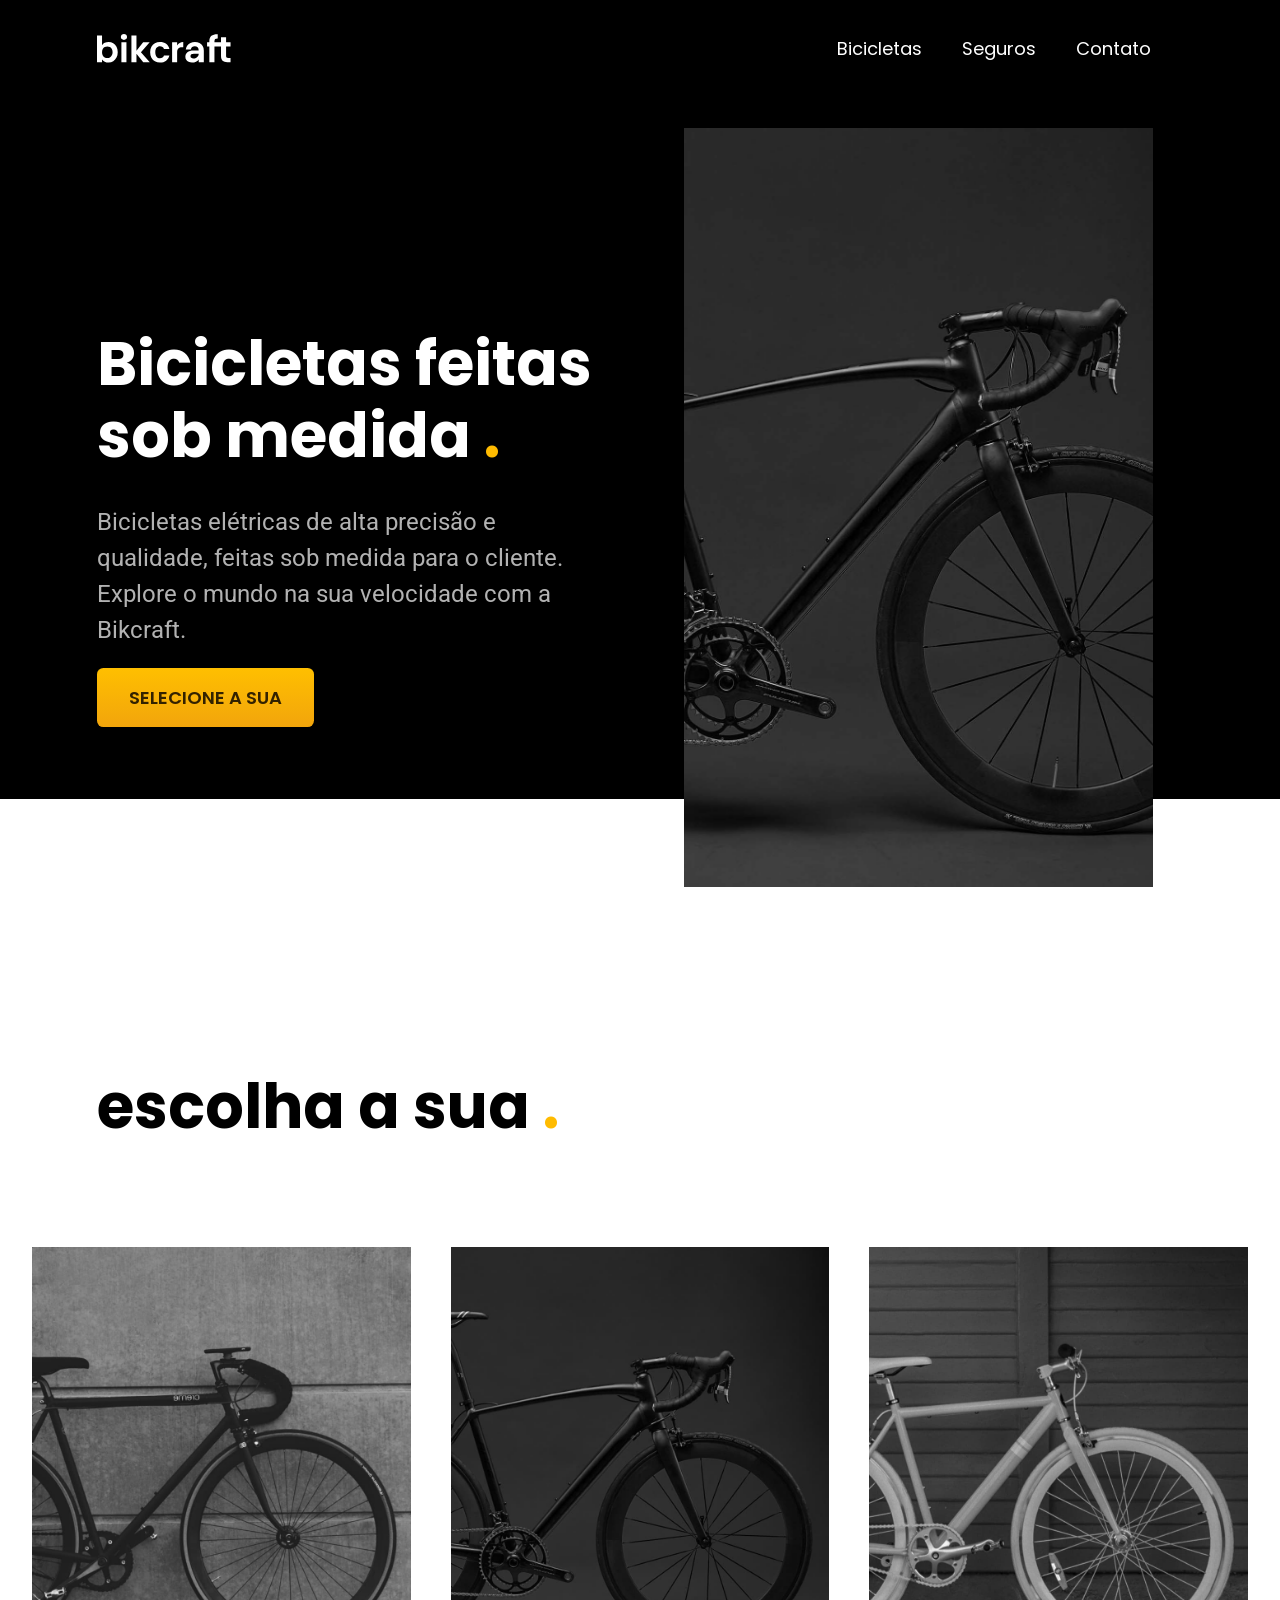
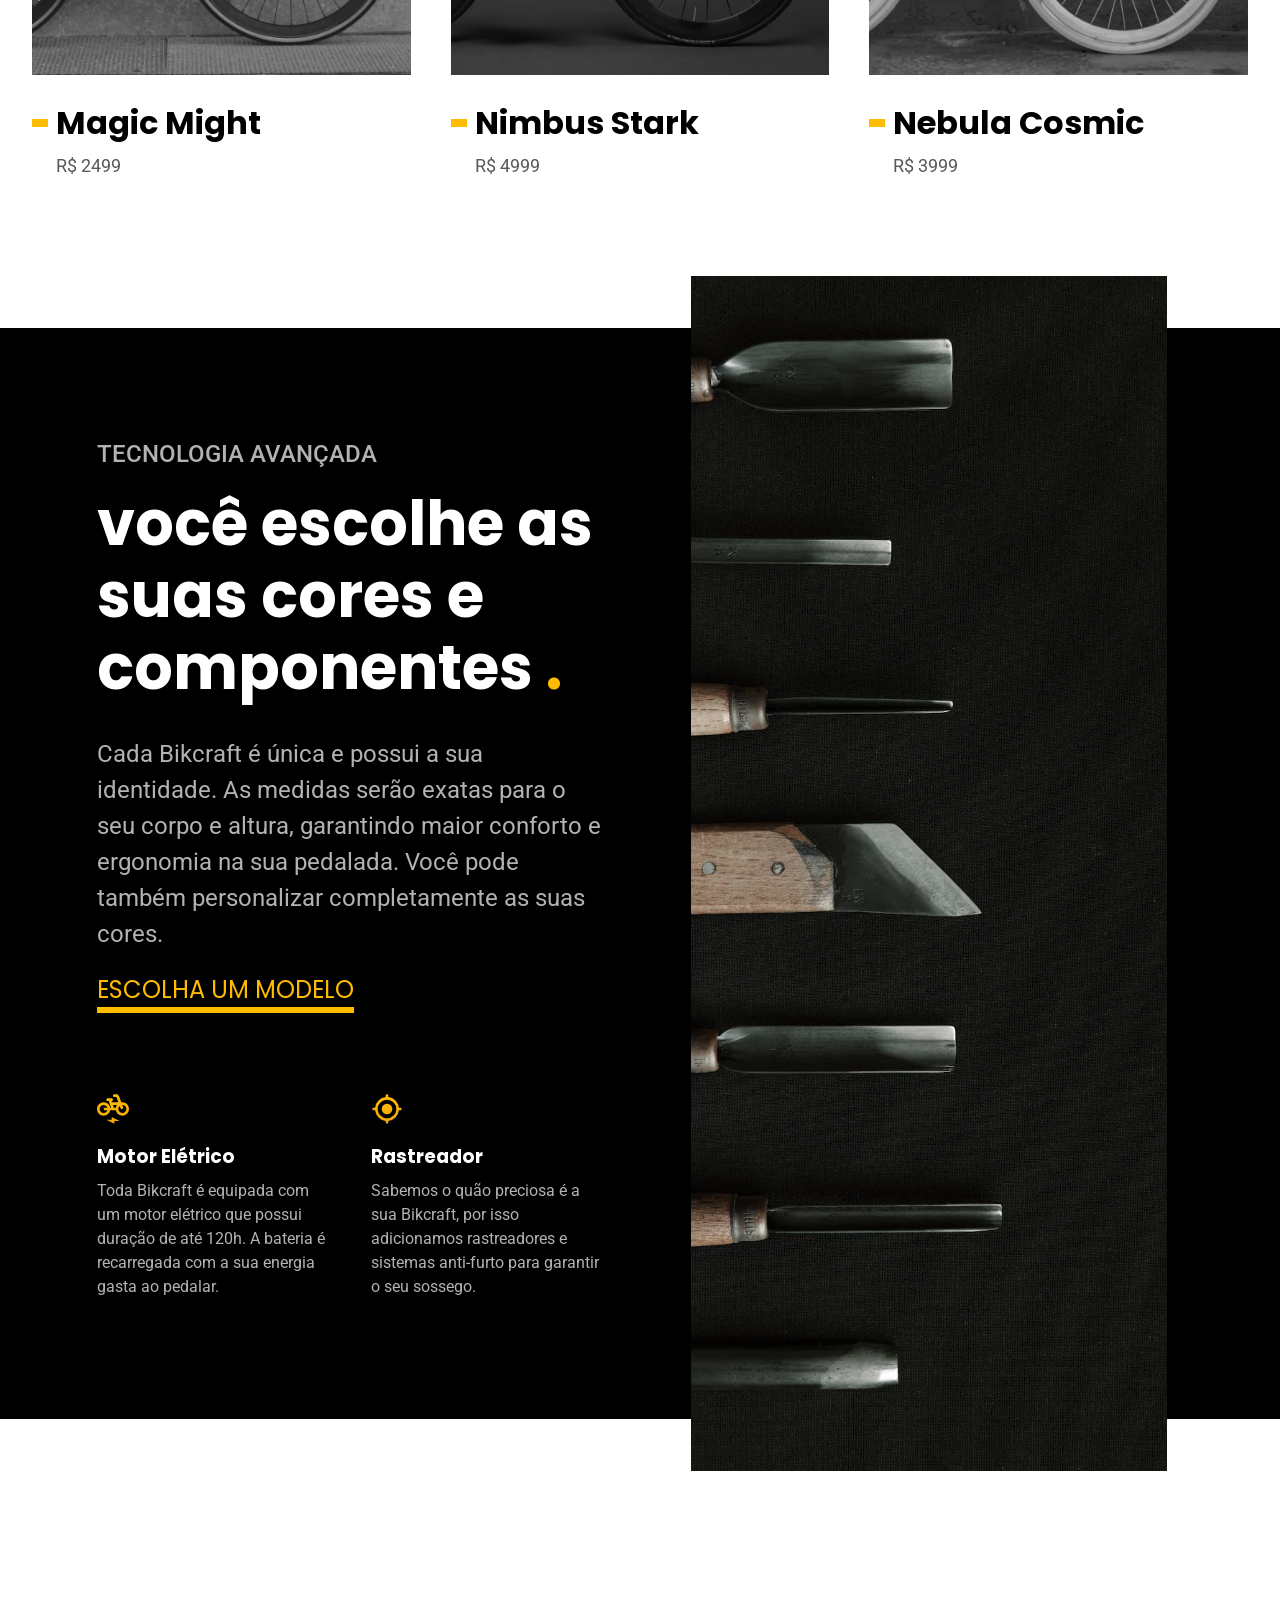
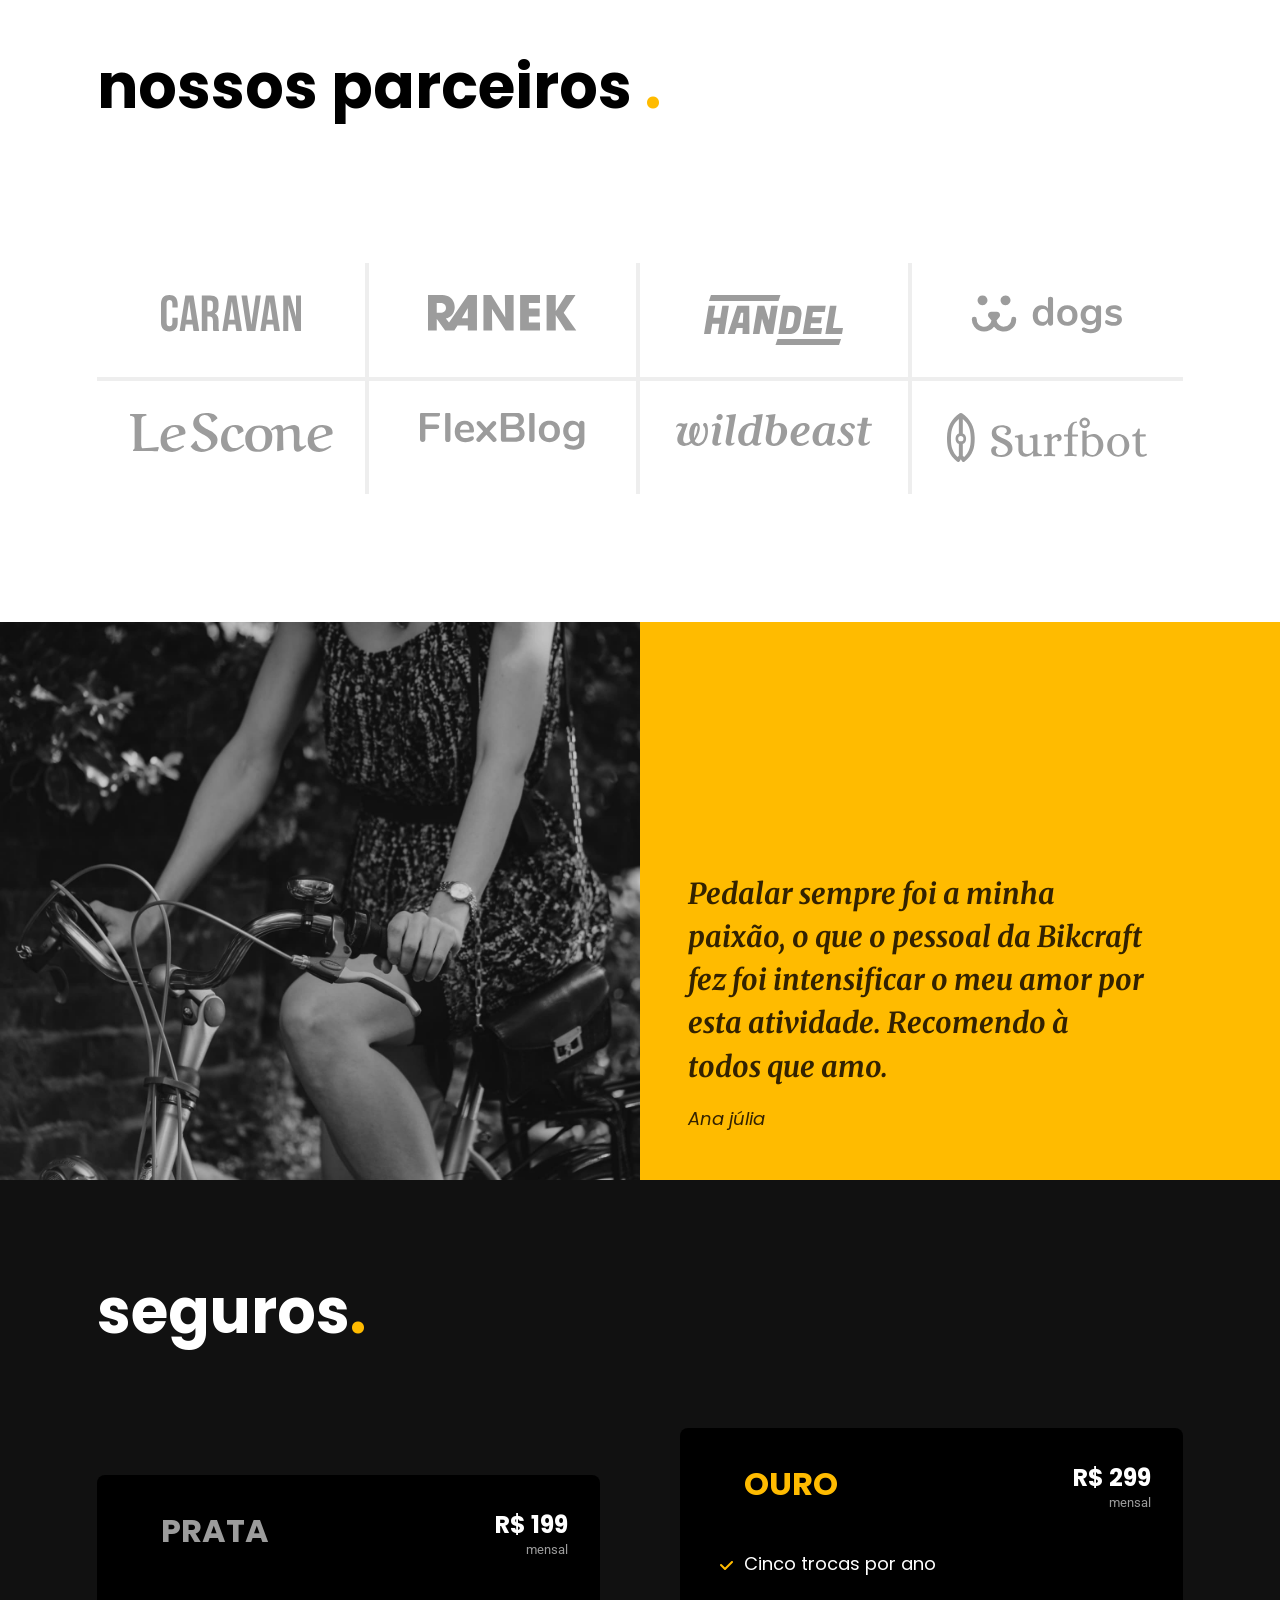
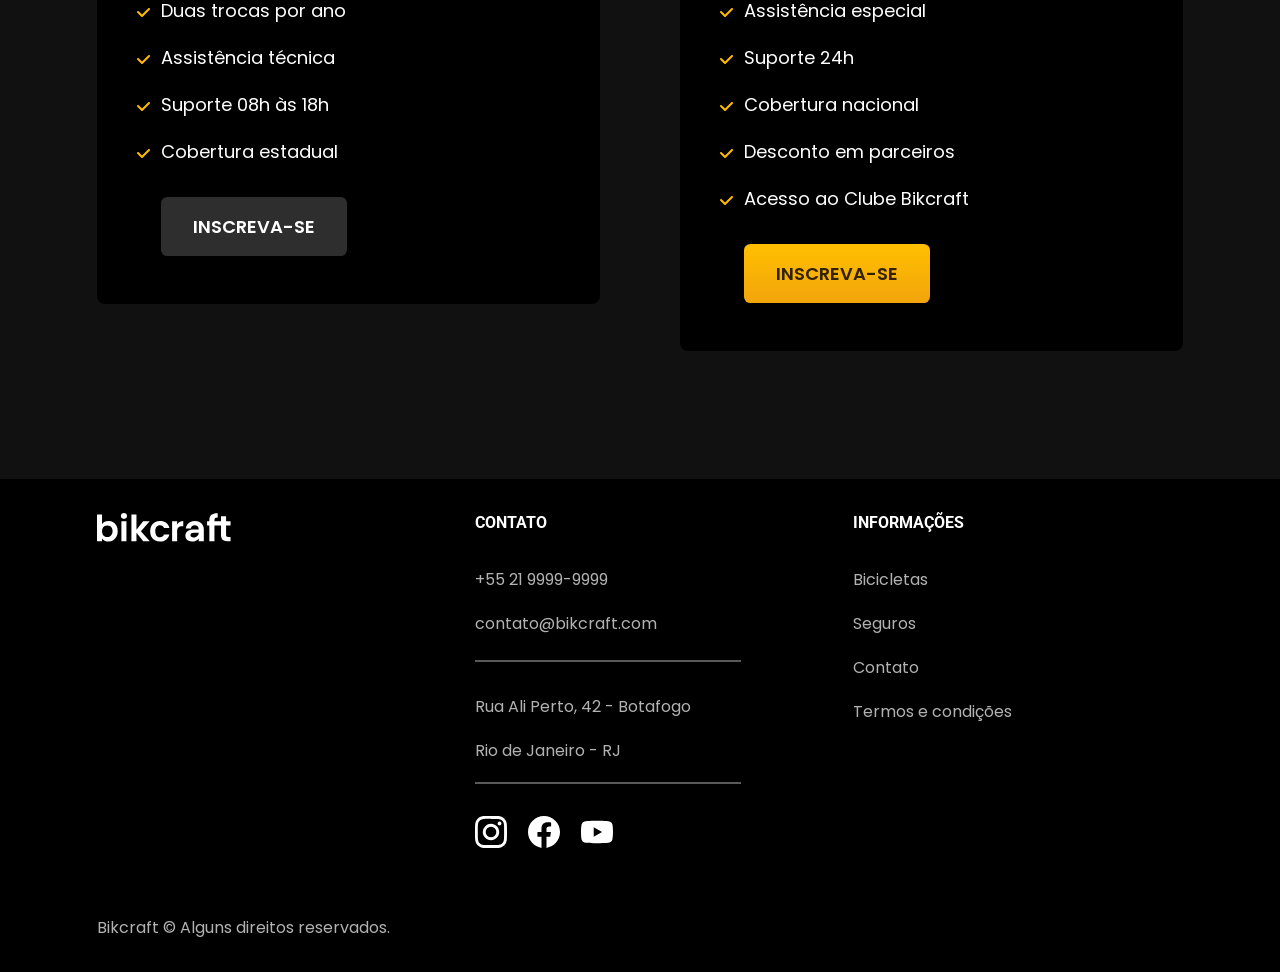
<file: index.html>
<!DOCTYPE html>
<html lang="pt-br">

<head>
  <meta charset="UTF-8">
  <meta name="description" content="Bicicletas elétricas de alta precisão e qualidade, feitas sob medida para o cliente. Explore o mundo na sua velocidade com a Bikcraft.">
  <link rel="stylesheet" href="../css/style.css">
  <link rel="icon" href="./img/icones/eletrica.svg" type="image/SVG+XML">
  <meta name="viewport" content="width=device-width, initial-scale=1.0">
  <link rel="preconnect" href="https://fonts.googleapis.com">
  <link rel="preconnect" href="https://fonts.gstatic.com" crossorigin>
  <link href="https://fonts.googleapis.com/css2?family=Poppins:ital,wght@0,100;0,200;0,300;0,400;0,500;0,600;0,700;0,800;0,900;1,100;1,200;1,300;1,400;1,500;1,600;1,700;1,800;1,900&family=Roboto:ital,wght@0,100..900;1,100..900&display=swap" rel="stylesheet">
  <link href="https://fonts.googleapis.com/css2?family=Merriweather:ital,opsz,wght@0,18..144,300..900;1,18..144,300..900&display=swap" rel="stylesheet">
  <title>Bikcraft</title>
</head>

<body>
  <header class="header-principal bg-dark">
    <div class="header-container  container">

      <a href="./index.html">
        <img src="./img/bikcraft.svg" alt="Logo bikcraft">
      </a>
      <nav aria-label="navegação primária">
        <ul class="lista-navegacao font-primaria">
          <li><a class="font-1-m" href="./bicicletasHtml/bicicletas.html">Bicicletas</a></li>
          <li><a class="font-1-m" href="./bicicletasHtml/seguro.html">Seguros</a></li>
          <li><a class="font-1-m" href="./bicicletasHtml/contato.html">Contato</a></li>
        </ul>
      </nav>
    </div>
  </header>
  <main aria-labelledby="bicicletasfeitasobmedida" class="bg-dark detalhe-shadow">
    <div class="container principal">
      <div class="principal-item">
        <h1 id="bicicletasfeitasobmedida" class="font-1-xxl font-primaria c-w mb-7">Bicicletas feitas
          sob medida <span class="detalhe-dot">.</span></h1>
        <p class="font-2-l c-5 font-secundaria mb-5 descricao-main">Bicicletas elétricas de alta precisão e qualidade, feitas sob medida para o cliente. Explore o mundo na sua velocidade com a Bikcraft.</p>
        <a class="uppercase btn-principal font-primaria" href="./bicicletasHtml/bicicletas.html">Selecione a sua</a>
      </div>
      <div class="imagem-main">
        <img src="./img/fotos/introducao.jpg" alt="Foto nimbus stark">
      </div>
    </div>
  </main>
  <article aria-label="Nossas bicicletas" class="escolha ">
    <div class="container">
      <h2 class="font-1-xxl mb-9 font-primaria">escolha a sua <span class="detalhe-dot">.</span></h2>
    </div>
    <ul class="lista-escolha">
      <li class="escolha-item">
        <a href="./bicicletasHtml/interna/bicicleta.html">
          <img class="mb-4" src="./img/bicicletas/magic-home.jpg" alt="Bicicleta magic might">
          <h3 class="font-1-xl font-primaria detalhe-before mb-2">Magic Might</h3>
          <p class="font-1-m font-secundaria">R$ 2499</p>
        </a>
      </li>
      <li class="escolha-item">
        <a href="./bicicletasHtml/interna/bicicleta.html">
          <img class="mb-4" src="./img/bicicletas/nimbus-home.jpg" alt="Bicicleta Nimbus Stark">
          <h3 class="font-1-xl font-primaria detalhe-before mb-2">Nimbus Stark</h3>
          <p class="font-1-m font-secundaria">R$ 4999</p>
        </a>
      </li>
      <li class="escolha-item">
        <a href="./bicicletasHtml/interna/bicicleta.html">
          <img class="mb-4" src="./img/bicicletas/nebula-home.jpg" alt="Bicicleta magic might">
          <h3 class="font-1-xl font-primaria detalhe-before mb-2">Nebula Cosmic</h3>
          <p class="font-1-m font-secundaria">R$ 3999</p>
        </a>
      </li>
    </ul>
  </article>
  <section aria-label="Nossa tecnologia na bikcraft" class="bg-dark tecnologia-container">
    <div class=" tecnologia-grid container">
      <div class="tecnologia-conteudo ">
        <p class="uppercase font-secundaria c-5 font-2-l-b mb-5">Tecnologia Avançada</p>
        <h2 class="font-1-xxl font-primaria c-w mb-7">você escolhe as suas cores e componentes <span class="detalhe-dot">.</span></h2>
        <p class="c-5 font-secundaria mb-5 descricao-tecnlogia font-2-l">Cada Bikcraft é única e possui a sua identidade. As medidas serão exatas para o seu corpo e altura, garantindo maior conforto e ergonomia na sua pedalada. Você pode também personalizar completamente as suas cores.</p>
        <a class="uppercase font-primaria font-1-l  link-tecnologia mb-13" href="#">Escolha um modelo</a>

        <div class="atributos-container">
          <div class="atributo-item motor-tecnologia">
            <h3 class=" c-w font-primaria mb-2">Motor Elétrico</h3>
            <p class="c-5 font-secundaria  font-2-s">Toda Bikcraft é equipada com um motor elétrico que possui duração de até 120h. A bateria é recarregada com a sua energia gasta ao pedalar.</p>
          </div>
          <div class="atributo-item rasteador-tecnologia">
            <h3 class=" c-w font-primaria mb-2">Rastreador</h3>
            <p class="c-5 font-secundaria font-2-s">Sabemos o quão preciosa é a sua Bikcraft, por isso adicionamos rastreadores e sistemas anti-furto para garantir o seu sossego.</p>
          </div>
        </div>
      </div>
      <img class="imagem-tecnologia" src="./img/fotos/tecnologia.jpg" alt="Ferramentas usada na construção">
    </div>
  </section>
  <section aria-labelledby="nossosparceiros" class="parceiros container">
    <h2 id="nossosparceiros" class="font-1-xxl font-primaria mb-14">nossos parceiros <span class="detalhe-dot">.</span></h2>
    <ul class="lista-container-parceiros">
      <li class="parceiros-item border-b-r"><img src="./img/parceiros/caravan.svg" alt="Logotipo caravan"></li>
      <li class="parceiros-item border-b-r border-r-none">
        <img src="./img/parceiros/ranek.svg" alt="Logotipo ranek">
      </li>
      <li class="parceiros-item border-b-r">
        <img src="./img/parceiros/handel.svg" alt="Logotipo handler">
      </li>
      <li class="parceiros-item border-b">
        <img src="./img/parceiros/dogs.svg" alt="Logotipo dogs">
      </li>
      <li class="parceiros-item border-r border-b-media">
        <img src="./img/parceiros/lescone.svg" alt="logotipo lescone">
      </li>
      <li class="parceiros-item border-r border-r-none border-b-media">
        <img src="./img/parceiros/flexblog.svg" alt="Logotipo flexblog">
      </li>
      <li class="parceiros-item border-r">
        <img src="./img/parceiros/wildbeast.svg" alt="logotipo wildbeast">
      </li>
      <li class="parceiros-item ">
        <img src="./img/parceiros/surfbot.svg" alt="logotipo surfbot">
      </li>
    </ul>
  </section>
  <section class="depoimentos">
    <img src="./img/fotos/depoimento.jpg" alt="Mulher em uma bicicleta">
    <blockquote>
      <p class="p-depoimento">Pedalar sempre foi a minha paixão, o que o pessoal da Bikcraft fez foi intensificar o meu amor por esta atividade. Recomendo à todos que amo.</p>
      <cite class="font-1-m">Ana júlia</cite>
    </blockquote>
  </section>
  <article class="seguros bg-dark-02">
    <div class="container">
      <h2 class="font-1-xxl font-primaria c-w mb-13">seguros<span class="detalhe-dot">.</span></h2>
      <div class="container-seguro">
        <div class="seguro-item">
          <header class="topo-plano">
            <h3 class="plano-nivel font-primaria uppercase font-1-xl c-6">
              Prata
            </h3>
            <div>
              <p class="preco uppercase c-w font-primaria font-1-l bold">
                R$ 199
              </p>
              <span class="font-secundaria c-6 font-2-xs pagamento-plano">mensal</span>
            </div>
          </header>
          <ul class="lista-beneficios font-primaria c-w">
            <li>Duas trocas por ano</li>
            <li>Assistência técnica</li>
            <li>Suporte 08h às 18h</li>
            <li>Cobertura estadual</li>
          </ul>
          <a class="uppercase btn-principal btn-seguro font-primaria" href="#">Inscreva-se</a>
        </div>
        <div class="seguro-item">
          <header class="topo-plano">
            <h3 class="plano-nivel font-primaria uppercase font-1-xl c-p1">
              Ouro
            </h3>
            <div>

              <p class="preco uppercase c-w font-primaria font-1-l bold">
                R$ 299
              </p>
              <span class="font-secundaria c-6 font-2-xs pagamento-plano">mensal</span>
            </div>
          </header>
          <ul class="lista-beneficios font-primaria c-w">
            <li>Cinco trocas por ano</li>
            <li>Assistência especial</li>
            <li>Suporte 24h</li>
            <li>Cobertura nacional</li>
            <li>Desconto em parceiros</li>
            <li>Acesso ao Clube Bikcraft</li>
          </ul>
          <a class="uppercase btn-principal o font-primaria" href="#">Inscreva-se</a>
        </div>
      </div>
    </div>
  </article>
  <footer class="bg-dark">
    <div class="container footer">
      <a href="./index.html">
        <img src="./img/bikcraft.svg" alt="">
      </a>
      <div class="contato">
        <h3 class="uppercase font-secundaria font-2-s c-w mb-7">Contato</h3>

        <ul class="contato-lista c-5 font-primaria">
          <li>+55 21 9999-9999</li>
          <li>contato@bikcraft.com</li>
        </ul>
        <ul class="lista-endereco c-5 font-primaria">
          <li>Rua Ali Perto, 42 - Botafogo</li>
          <li>Rio de Janeiro - RJ</li>
        </ul>
        <ul class="lista-redes">
          <li><img src="./img/redes/instagram.svg" alt=""></li>
          <li><img src="./img/redes/facebook.svg" alt=""></li>
          <li><img src="./img/redes/youtube.svg" alt=""></li>
        </ul>
      </div>
      <div class="informacoes">
        <h3 class="uppercase font-secundaria font-2-s c-w mb-7">Informações</h3>
        <ul class="lista-links-info c-5 font-primaria">
          <li><a href="./bicicletasHtml/bicicletas.html">Bicicletas</a></li>
          <li><a href="./bicicletasHtml/seguro.html">Seguros</a></li>
          <li><a href="./bicicletasHtml/contato.html">Contato</a></li>
          <li><a href="./bicicletasHtml/termos.html">Termos e condições</a></li>
        </ul>
      </div>
      <p class="c-5 font-2-s font-primaria copyright">Bikcraft © Alguns direitos reservados.</p>
    </div>
  </footer>
</body>

</html>
</file>
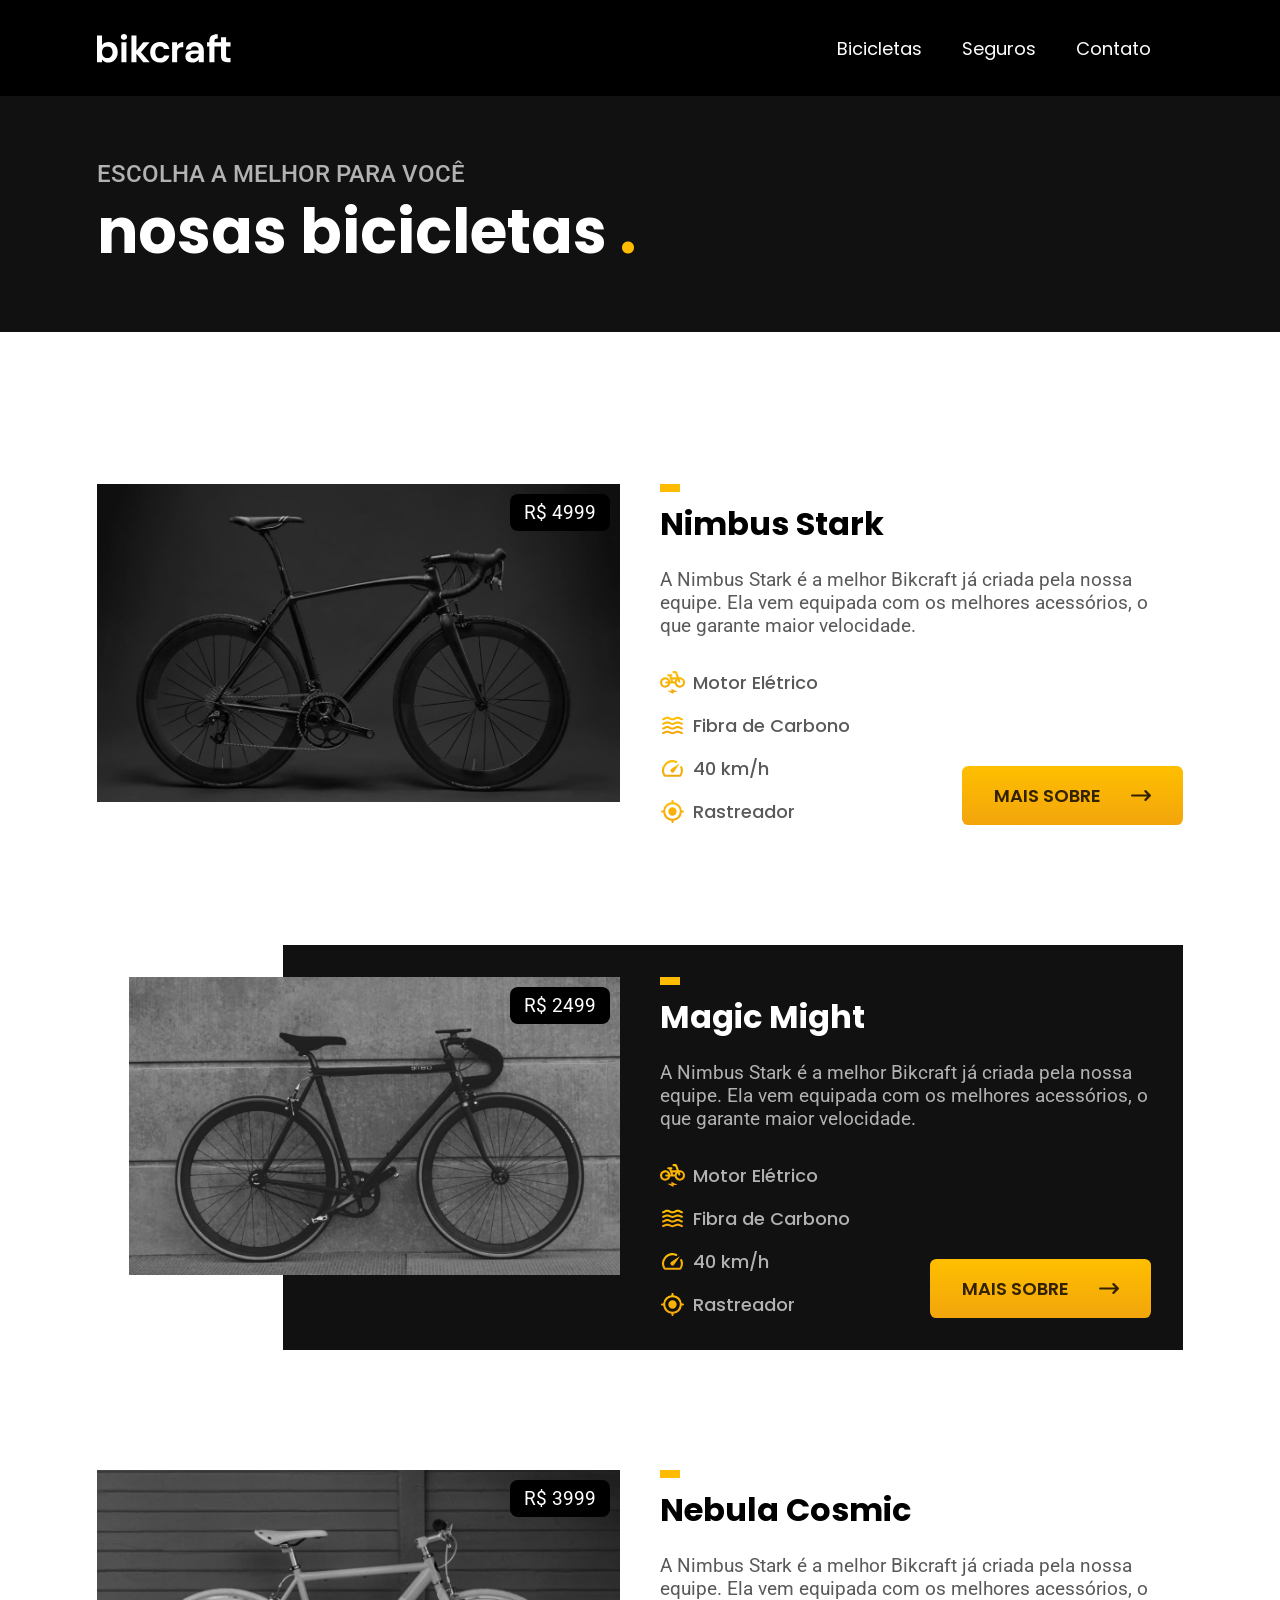
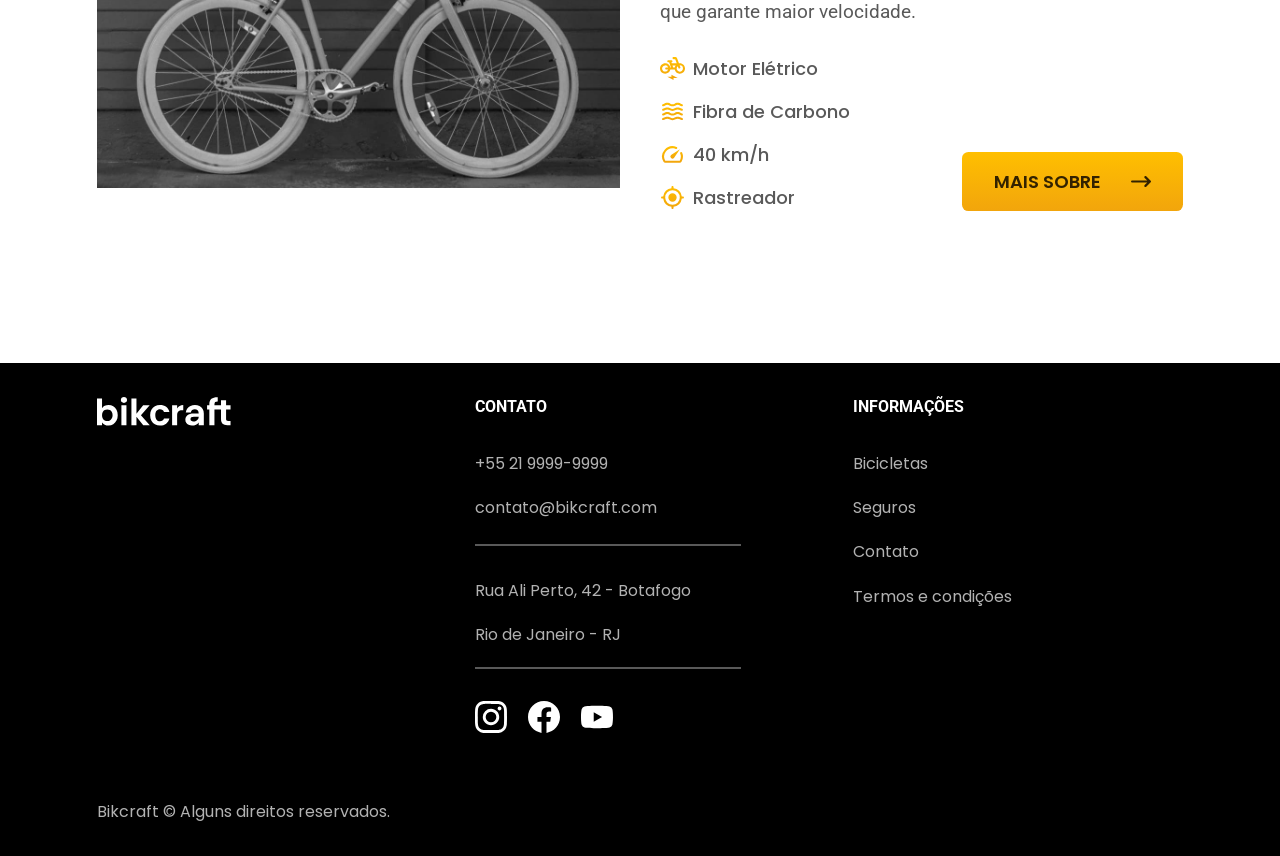
<file: bicicletasHtml/bicicletas.html>
<!DOCTYPE html>
<html lang="pt-br">

<head>
  <meta charset="UTF-8">
  <meta name="description" content="Bicicletas elétricas de alta precisão e qualidade, feitas sob medida para o cliente. Explore o mundo na sua velocidade com a Bikcraft.">
  <link rel="stylesheet" href="../css/style.css">
  <link rel="icon" href="../img/icones/eletrica.svg" type="image/SVG+XML">
  <meta name="viewport" content="width=device-width, initial-scale=1.0">
  <link rel="preconnect" href="https://fonts.googleapis.com">
  <link rel="preconnect" href="https://fonts.gstatic.com" crossorigin>
  <link href="https://fonts.googleapis.com/css2?family=Poppins:ital,wght@0,100;0,200;0,300;0,400;0,500;0,600;0,700;0,800;0,900;1,100;1,200;1,300;1,400;1,500;1,600;1,700;1,800;1,900&family=Roboto:ital,wght@0,100..900;1,100..900&display=swap" rel="stylesheet">
  <link href="https://fonts.googleapis.com/css2?family=Merriweather:ital,opsz,wght@0,18..144,300..900;1,18..144,300..900&display=swap" rel="stylesheet">
  <title>Bikcraft - Bicicletas</title>
</head>

<body>
  <header class="header-principal bg-dark">
    <div class="header-container  container">

      <a href="../index.html">
        <img src="../img/bikcraft.svg" alt="Logo bikcraft">
      </a>
      <nav aria-label="navegação primária">
        <ul class="lista-navegacao font-primaria">
          <li><a class="font-1-m" href="../bicicletasHtml/bicicletas.html">Bicicletas</a></li>
          <li><a class="font-1-m" href="./seguro.html">Seguros</a></li>
          <li><a class="font-1-m" href="./contato.html">Contato</a></li>
        </ul>
      </nav>
    </div>
  </header>
  <main class="bg-dark-02">
    <div class="container nossas-bicicletas">
      <p class="uppercase c-5 font-secundaria font-2-l-b  mb-2">Escolha a melhor para você</p>
      <h1 class="font-1-xxl font-primaria c-w">nosas bicicletas <span class="detalhe-dot">.</span></h1>
    </div>
  </main>
  <section class="container">
    <ul class="lista-bikcrafts-bicicletas mb-12">
      <li>
        <div class="img-bicicletas-bikcraft">

          <img src="../img/bicicletas/nimbus.jpg" alt="Bikcraft nimbus">
          <span class="font-secundaria font-2-m preco-bicicletas c-w">R$ 4999</span>
        </div>
        <div class="conteudo-bicicletas">
          <h2 class="font-1-xl font-primaria mb-5">Nimbus Stark</h2>
          <p class="font-2-m c-8 font-secundaria mb-7">

            A Nimbus Stark é a melhor Bikcraft já criada pela nossa equipe. Ela vem equipada com os melhores acessórios, o que garante maior velocidade.
          </p>

          <ul class="c-8 font-1-m font-primaria lista-bicicletas-atributo">
            <div>
              <li class="eletrico-lista-img">Motor Elétrico</li>
              <li class="fibra-lista-img">Fibra de Carbono</li>
              <li class="velocidade-lista-img">40 km/h</li>
              <li class="rastreador-lista-img">Rastreador</li>
            </div>
            <a href="./interna/bicicleta.html" class="btn-principal font-primaria uppercase btn-img-seta">Mais sobre</a>
          </ul>
        </div>
      </li>
    </ul>
    <ul class="lista-bikcrafts-bicicletas mb-12 box-shadow-bicicleta">
      <li>
        <div class="img-bicicletas-bikcraft">

          <img src="../img/bicicletas/magic.jpg" alt="Bikcraft magic might">
          <span class="font-secundaria font-2-m preco-bicicletas c-w">R$ 2499</span>
        </div>
        <div class="conteudo-bicicletas">
          <h2 class="font-1-xl font-primaria mb-5 c-w">Magic Might</h2>
          <p class="font-2-m c-5 font-secundaria mb-7">

            A Nimbus Stark é a melhor Bikcraft já criada pela nossa equipe. Ela vem equipada com os melhores acessórios, o que garante maior velocidade.
          </p>

          <ul class="c-5 font-1-m font-primaria lista-bicicletas-atributo">
            <div>
              <li class="eletrico-lista-img">Motor Elétrico</li>
              <li class="fibra-lista-img">Fibra de Carbono</li>
              <li class="velocidade-lista-img">40 km/h</li>
              <li class="rastreador-lista-img">Rastreador</li>
            </div>
            <a href="./interna/bicicleta.html" class="btn-principal font-primaria uppercase btn-img-seta">Mais sobre</a>
          </ul>
        </div>
      </li>
    </ul>
    <ul class="lista-bikcrafts-bicicletas">
      <li>
        <div class="img-bicicletas-bikcraft">

          <img src="../img/bicicletas/nebula.jpg" alt="Bikcraft nebula cosmic">
          <span class="font-secundaria font-2-m preco-bicicletas c-w">R$ 3999</span>
        </div>
        <div class="conteudo-bicicletas">
          <h2 class="font-1-xl font-primaria mb-5">Nebula Cosmic</h2>
          <p class="font-2-m c-8 font-secundaria mb-7">

            A Nimbus Stark é a melhor Bikcraft já criada pela nossa equipe. Ela vem equipada com os melhores acessórios, o que garante maior velocidade.
          </p>

          <ul class="c-8 font-1-m font-primaria lista-bicicletas-atributo">
            <div>
              <li class="eletrico-lista-img">Motor Elétrico</li>
              <li class="fibra-lista-img">Fibra de Carbono</li>
              <li class="velocidade-lista-img">40 km/h</li>
              <li class="rastreador-lista-img">Rastreador</li>
            </div>
            <a href="./interna/bicicleta.html" class="btn-principal font-primaria uppercase btn-img-seta">Mais sobre</a>
          </ul>
        </div>
      </li>
    </ul>
  </section>
  <footer class="bg-dark">
    <div class="container footer">
      <a href="../index.html">
        <img src="../img/bikcraft.svg" alt="">
      </a>
      <div class="contato">
        <h3 class="uppercase font-secundaria font-2-s c-w mb-7">Contato</h3>

        <ul class="contato-lista c-5 font-primaria">
          <li>+55 21 9999-9999</li>
          <li>contato@bikcraft.com</li>
        </ul>
        <ul class="lista-endereco c-5 font-primaria">
          <li>Rua Ali Perto, 42 - Botafogo</li>
          <li>Rio de Janeiro - RJ</li>
        </ul>
        <ul class="lista-redes">
          <li><img src="../img/redes/instagram.svg" alt=""></li>
          <li><img src="../img/redes/facebook.svg" alt=""></li>
          <li><img src="../img/redes/youtube.svg" alt=""></li>
        </ul>
      </div>
      <div class="informacoes">
        <h3 class="uppercase font-secundaria font-2-s c-w mb-7">Informações</h3>
        <ul class="lista-links-info c-5 font-primaria">
          <li><a href="./bicicletas.html">Bicicletas</a></li>
          <li><a href="./seguro.html">Seguros</a></li>
          <li><a href="./contato.html">Contato</a></li>
          <li><a href="./termos.html">Termos e condições</a></li>
        </ul>
      </div>
      <p class="c-5  font-2-s font-primaria copyright">Bikcraft © Alguns direitos reservados.</p>
    </div>
  </footer>
</body>

</html>
</file>
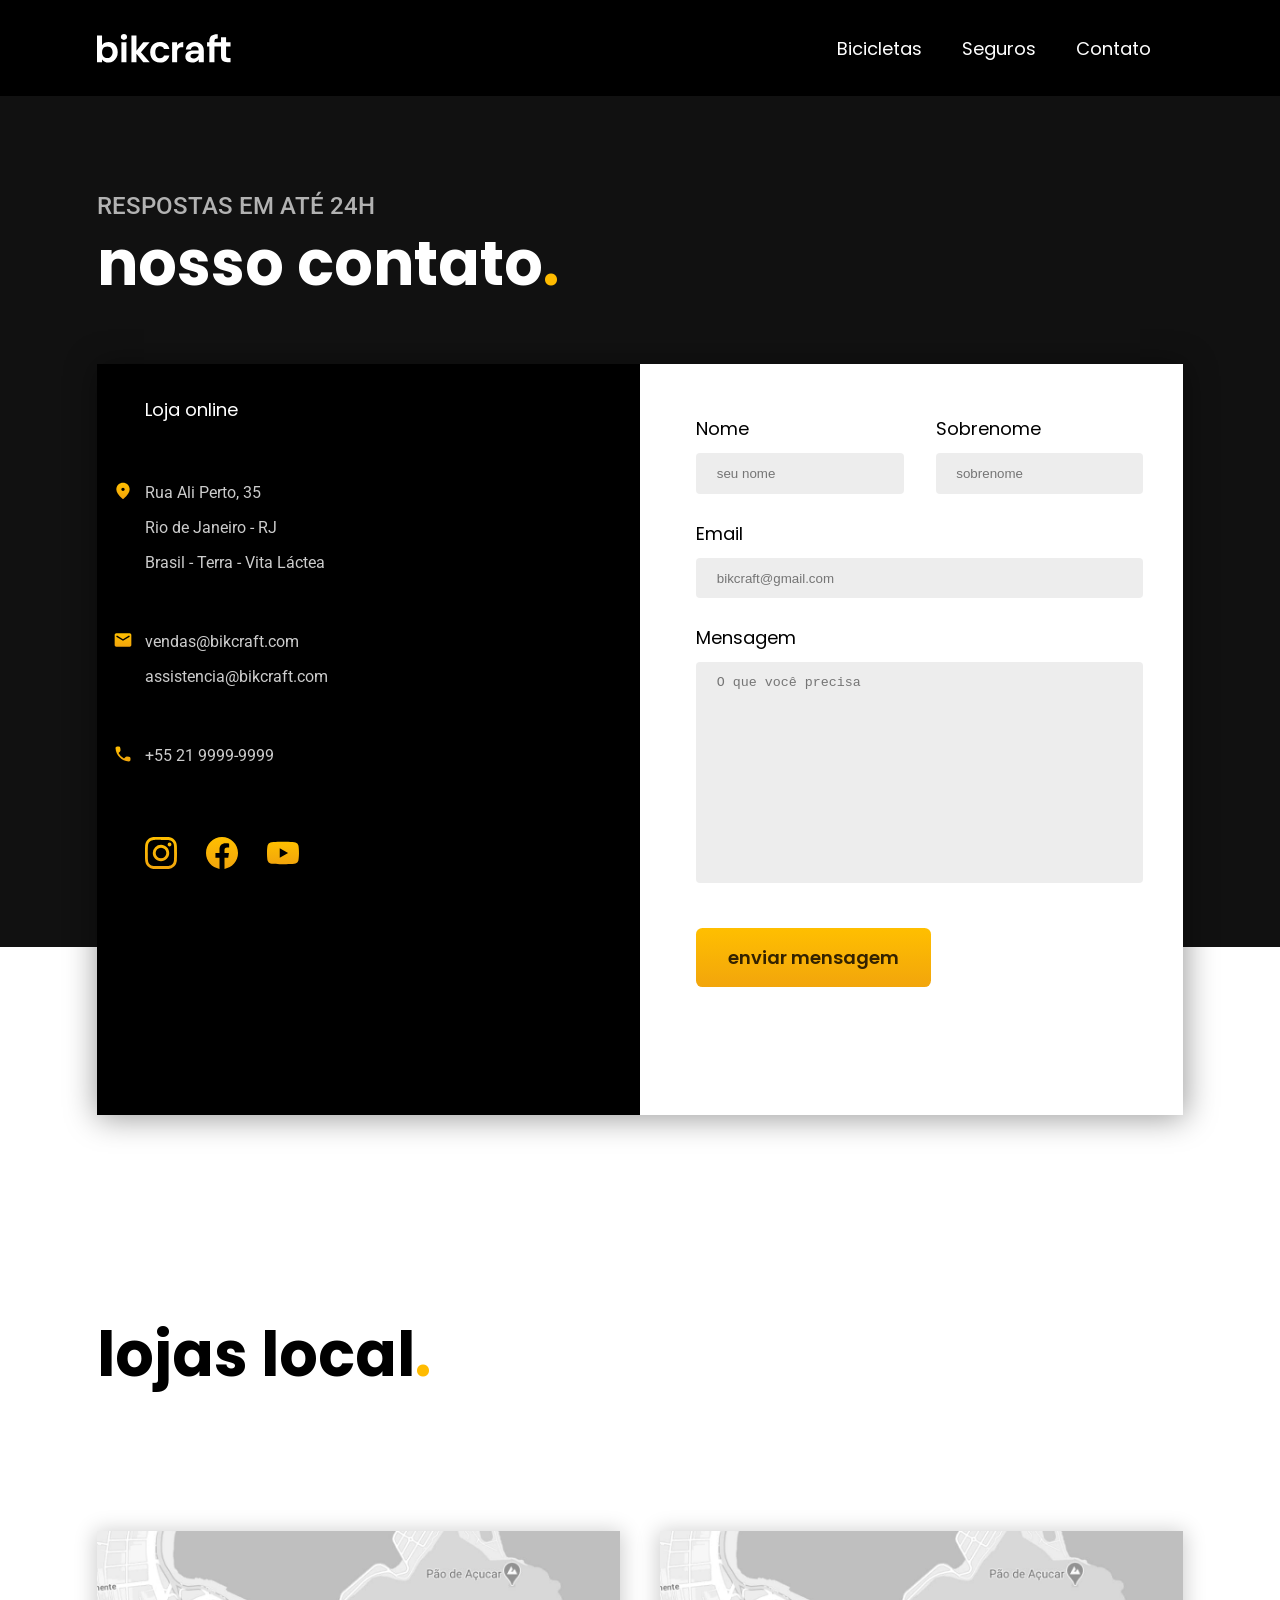
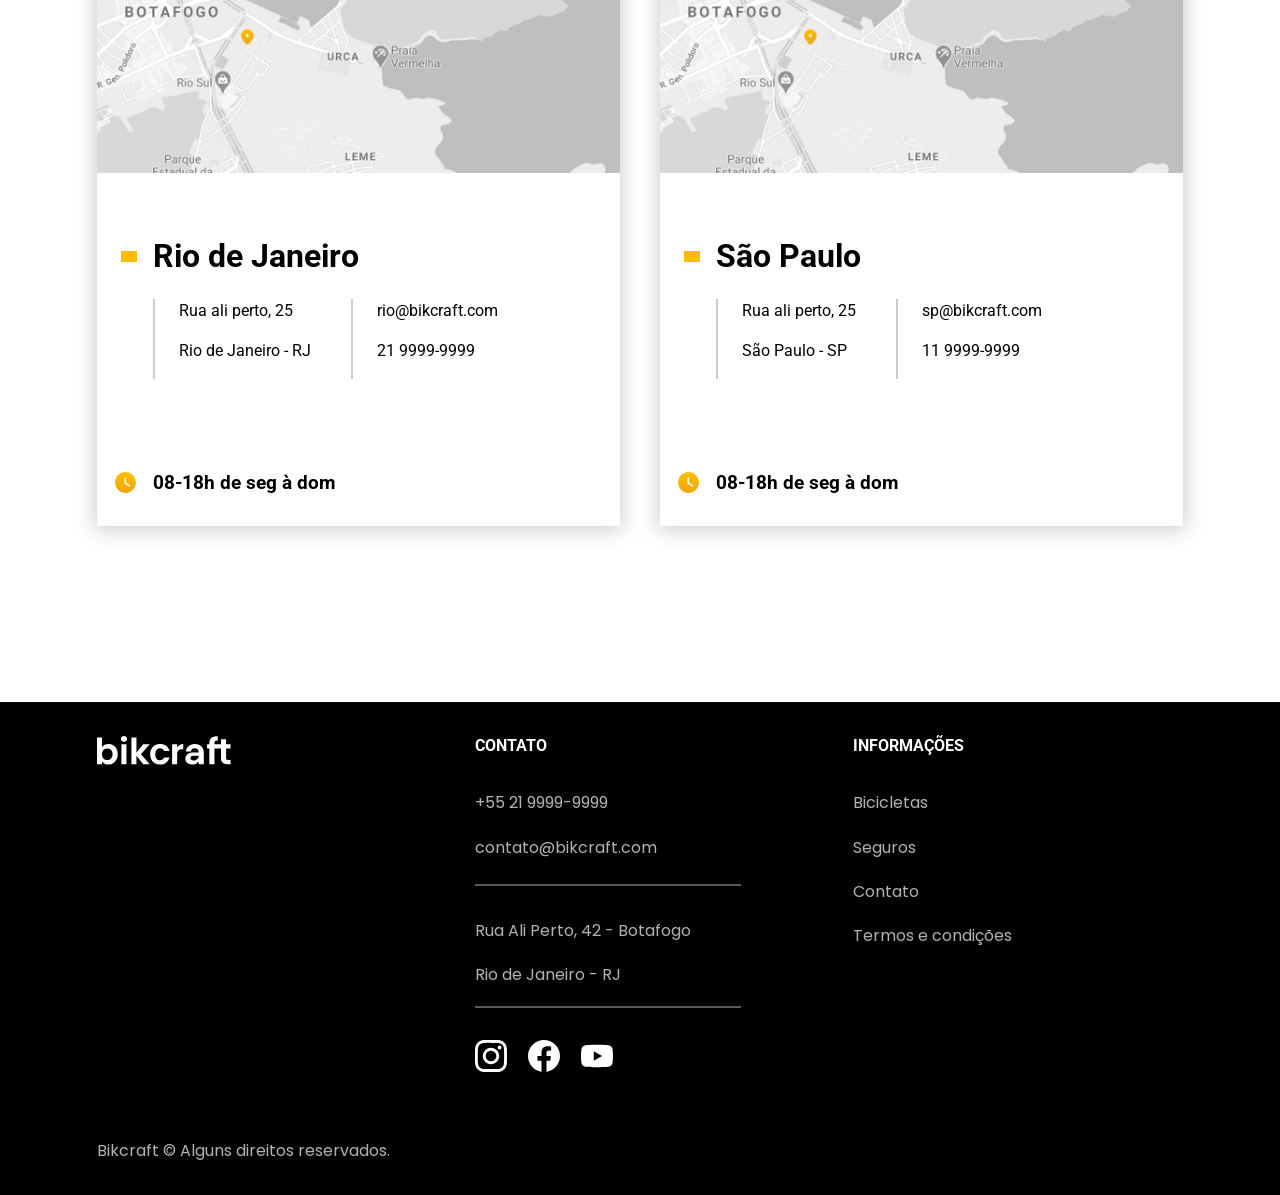
<file: bicicletasHtml/contato.html>
<!DOCTYPE html>
<html lang="pt-br">

<head>
  <meta charset="UTF-8">
  <meta name="description" content="Bicicletas elétricas de alta precisão e qualidade, feitas sob medida para o cliente. Explore o mundo na sua velocidade com a Bikcraft.">
  <link rel="stylesheet" href="../css/style.css">
  <link rel="icon" href="./img/icones/eletrica.svg" type="image/SVG+XML">
  <meta name="viewport" content="width=device-width, initial-scale=1.0">
  <link rel="preconnect" href="https://fonts.googleapis.com">
  <link rel="preconnect" href="https://fonts.gstatic.com" crossorigin>
  <link href="https://fonts.googleapis.com/css2?family=Poppins:ital,wght@0,100;0,200;0,300;0,400;0,500;0,600;0,700;0,800;0,900;1,100;1,200;1,300;1,400;1,500;1,600;1,700;1,800;1,900&family=Roboto:ital,wght@0,100..900;1,100..900&display=swap" rel="stylesheet">
  <link href="https://fonts.googleapis.com/css2?family=Merriweather:ital,opsz,wght@0,18..144,300..900;1,18..144,300..900&display=swap" rel="stylesheet">
  <title>Bikcraft - Contato</title>
</head>

<body>
  <header class="header-principal bg-dark">
    <div class="header-container  container">

      <a href="../index.html">
        <img src="../img/bikcraft.svg" alt="Logo bikcraft">
      </a>
      <nav aria-label="navegação primária">
        <ul class="lista-navegacao font-primaria">
          <li><a class="font-1-m" href="../bicicletasHtml/bicicletas.html">Bicicletas</a></li>
          <li><a class="font-1-m" href="./seguro.html">Seguros</a></li>
          <li><a class="font-1-m" href="./contato.html">Contato</a></li>
        </ul>
      </nav>
    </div>
  </header>
  <main aria-label="nosso contato" class="bg-dark-02 bg-dark-shadow mb-14">
    <div class="container nossos-contato">
      <p class="uppercase c-5 font-secundaria font-2-l-b  mb-2">respostas em até 24h</p>
      <h1 class="font-1-xxl font-primaria c-w">nosso contato<span class="detalhe-dot">.</span></h1>
    </div>
    <div class=" container">
      <div class="card-contato">

        <div class=" card-infos-local-item info-endereco bg-dark c-5">
          <h2 class="font-primaria font-1-m c-w mb-11">Loja online</h2>
          <ul class="lista-endereco-contato font-secundaria font-2-x c-4 mb-11">
            <li class="contato-li icone-li-contato mb-3">Rua Ali Perto, 35</li>
            <li class="mb-3">Rio de Janeiro - RJ</li>
            <li class="mb-3">Brasil - Terra - Vita Láctea</li>
          </ul>
          <ul class="lista-endereco-contato font-secundaria font-2-x c-4 mb-11">
            <li class="contato-email-li icone-li-contato mb-3">vendas@bikcraft.com</li>
            <li> assistencia@bikcraft.com</li>
          </ul>
          <ul class="lista-endereco-contato font-secundaria font-2-x c-4 mb-12">
            <li class="contato-telefone-li icone-li-contato mb-3">+55 21 9999-9999</li>
          </ul>
          <ul class="lista-redes-sociais">
            <li><img src="../img/redes/instagram-p.svg" alt=""></li>
            <li><img src="../img/redes/facebook-p.svg" alt=""></li>
            <li><img src="../img/redes/youtube-p.svg" alt=""></li>
          </ul>
        </div>
        <div class="formulario-container font-1-m font-primaria">
          <form class="form" action="" method="post">
            <div>
              <label for="nome">Nome</label>
              <input type="text" id="nome" placeholder="seu nome">
            </div>
            <div>
              <label for="sobrenome">Sobrenome</label>
              <input type="text" id="sobrenome" placeholder="sobrenome">
            </div>
            <div class="email">
              <label for="email">Email</label>
              <input type="email" id="email" placeholder="bikcraft@gmail.com">
            </div>
            <div class="mensagem">
              <label for="mensagem">Mensagem</label>
              <textarea name="mensagem" id="mensagem" placeholder="O que você precisa" rows="13"></textarea>
            </div>
            <a href="#" class="btn-principal"> enviar mensagem</a>
          </form>
        </div>
      </div>
    </div>
  </main>
  <article aria-labelledby="nossaslojas" class="container nossas-lojas">
    <h1 id="nossaslojas" class="font-1-xxl font-primaria mb-14">lojas local<span class="detalhe-dot">.</span></h1>
    <div class="grid-lojas">
      <div class="loja-item">
        <img class="mb-7" src="../img/lojas/rj.jpg" alt="rio de janeiro">
        <div class="loja-conteudo">
          <h3 class="font-1-xl font-secundaria mb-4">
            Rio de Janeiro
          </h3>
          <div class="endereco">
            <div class="font-secundaria font-2-s mb-11">
              <p class="mb-3">
                Rua ali perto, 25
              </p>
              <p class="mb-3">Rio de Janeiro - RJ</p>
            </div>
            <div class="font-secundaria font-2-s">
              <p class=" mb-3">rio@bikcraft.com</p>
              <p class="mb-3">21 9999-9999</p>
            </div>
          </div>
          <p class="funcionamento-horario font-2-m font-secundaria bold">08-18h de seg à dom</p>
        </div>
      </div>
      <div class="loja-item">
        <img class="mb-7" src="../img/lojas/rj.jpg" alt="rio de janeiro">
        <div class="loja-conteudo">
          <h3 class="font-1-xl font-secundaria mb-4">
            São Paulo
          </h3>
          <div class="endereco">
            <div class="font-secundaria font-2-s mb-11">
              <p class="mb-3">
                Rua ali perto, 25
              </p>
              <p class="mb-3">São Paulo - SP</p>
            </div>
            <div class="font-secundaria font-2-s">
              <p class=" mb-3">sp@bikcraft.com</p>
              <p class="mb-3">11 9999-9999</p>
            </div>
          </div>
          <p class="funcionamento-horario font-2-m font-secundaria bold">08-18h de seg à dom</p>
        </div>
      </div>
  </article>
  <footer class="bg-dark">
    <div class="container footer">
      <a href="../index.html">
        <img src="../img/bikcraft.svg" alt="">
      </a>
      <div class="contato">
        <h3 class="uppercase font-secundaria font-2-s c-w mb-7">Contato</h3>

        <ul class="contato-lista c-5 font-primaria">
          <li>+55 21 9999-9999</li>
          <li>contato@bikcraft.com</li>
        </ul>
        <ul class="lista-endereco c-5 font-primaria">
          <li>Rua Ali Perto, 42 - Botafogo</li>
          <li>Rio de Janeiro - RJ</li>
        </ul>
        <ul class="lista-redes">
          <li><img src="../img/redes/instagram.svg" alt=""></li>
          <li><img src="../img/redes/facebook.svg" alt=""></li>
          <li><img src="../img/redes/youtube.svg" alt=""></li>
        </ul>
      </div>
      <div class="informacoes">
        <h3 class="uppercase font-secundaria font-2-s c-w mb-7">Informações</h3>
        <ul class="lista-links-info c-5 font-primaria">
          <li><a href="./bicicletas.html">Bicicletas</a></li>
          <li><a href="./seguro.html">Seguros</a></li>
          <li><a href="./contato.html">Contato</a></li>
          <li><a href="./termos.html">Termos e condições</a></li>
        </ul>
      </div>
      <p class="c-5 font-2-s font-primaria copyright">Bikcraft © Alguns direitos reservados.</p>
    </div>
  </footer>
</body>

</html>
</file>
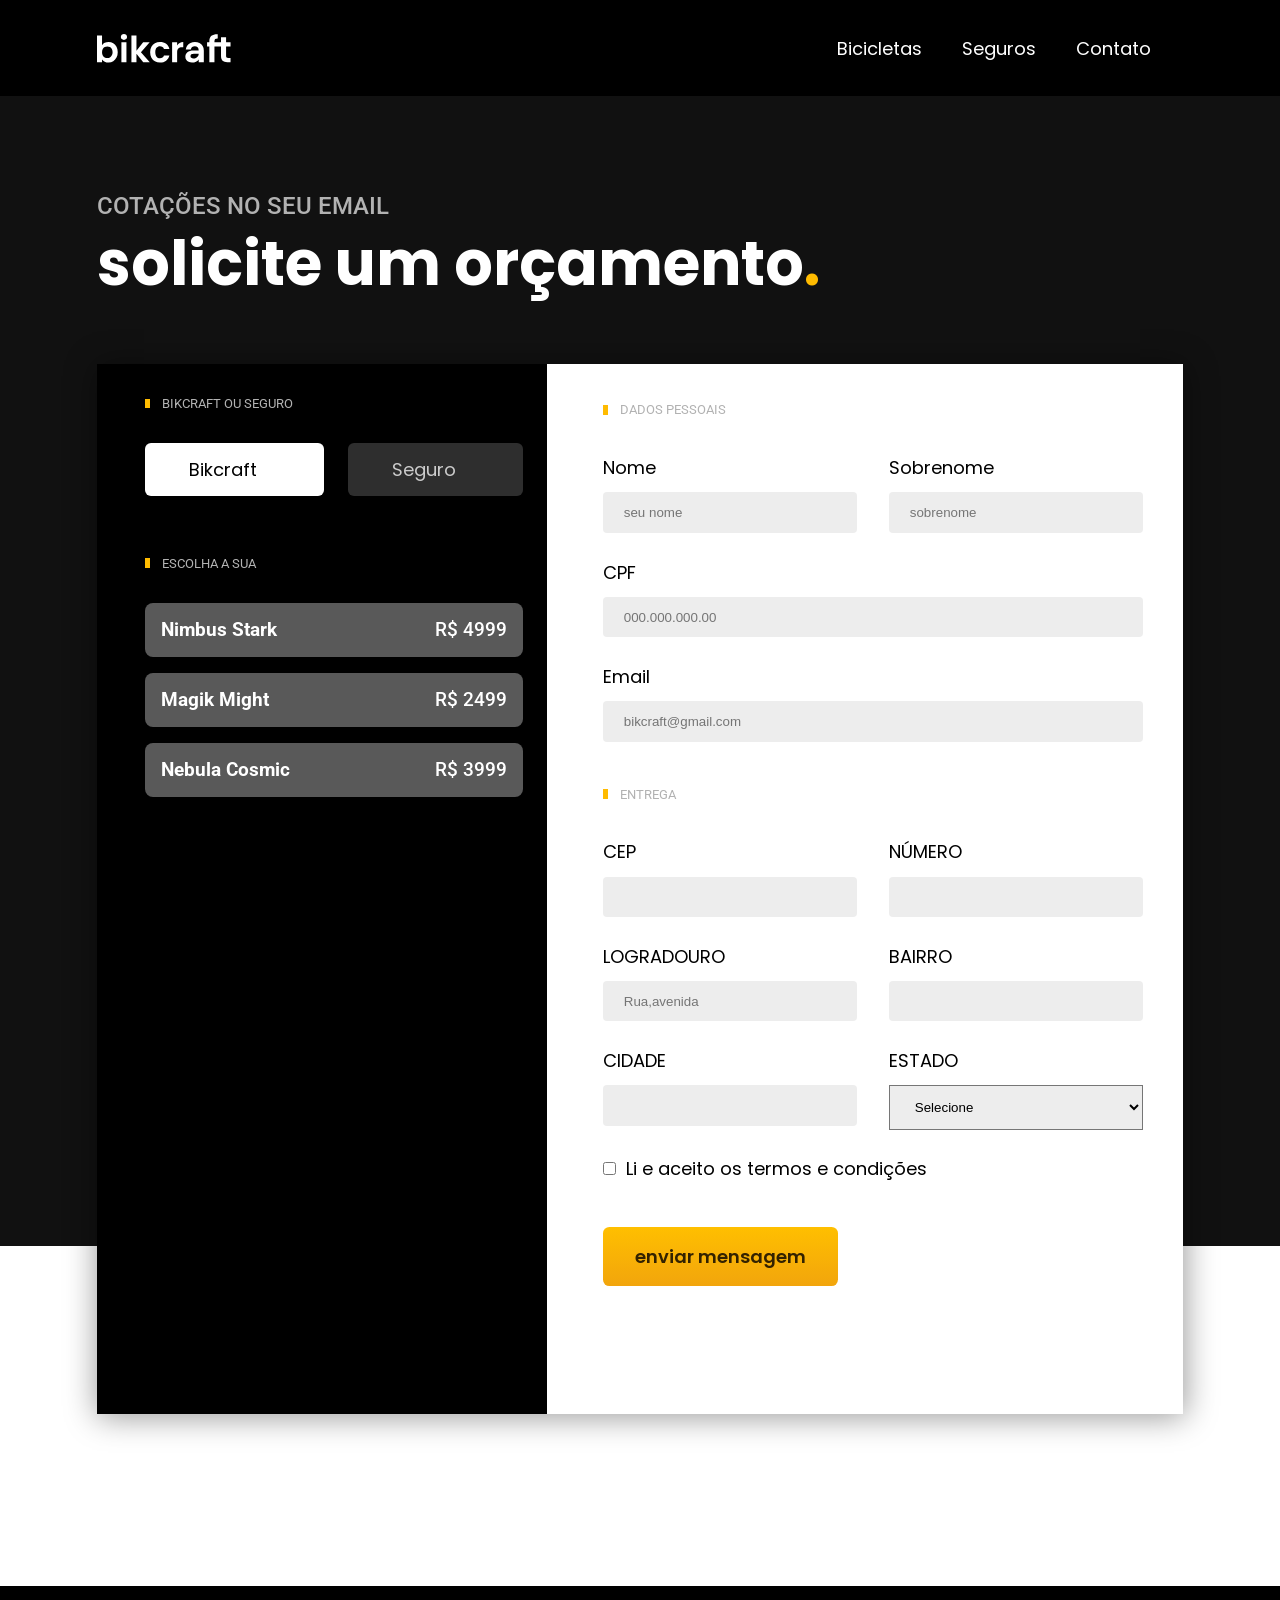
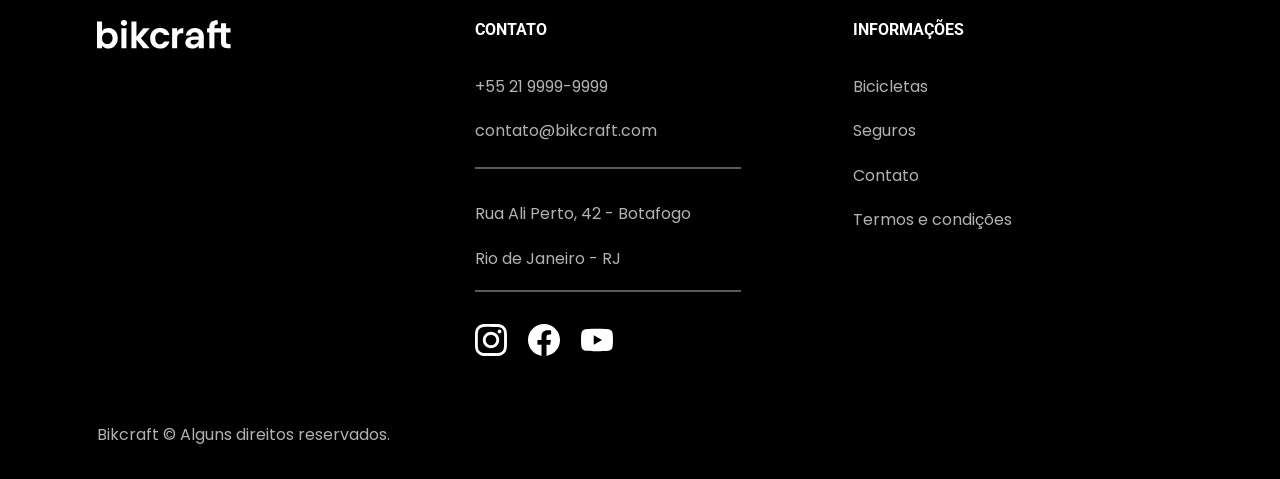
<file: bicicletasHtml/orcamento.html>
<!DOCTYPE html>
<html lang="pt-br">

<head>
  <meta charset="UTF-8">
  <meta name="description" content="Bicicletas elétricas de alta precisão e qualidade, feitas sob medida para o cliente. Explore o mundo na sua velocidade com a Bikcraft.">
  <link rel="stylesheet" href="../css/style.css">
  <link rel="icon" href="../img/icones/eletrica.svg" type="image/SVG+XML">
  <meta name="viewport" content="width=device-width, initial-scale=1.0">
  <link rel="preconnect" href="https://fonts.googleapis.com">
  <link rel="preconnect" href="https://fonts.gstatic.com" crossorigin>
  <link href="https://fonts.googleapis.com/css2?family=Poppins:ital,wght@0,100;0,200;0,300;0,400;0,500;0,600;0,700;0,800;0,900;1,100;1,200;1,300;1,400;1,500;1,600;1,700;1,800;1,900&family=Roboto:ital,wght@0,100..900;1,100..900&display=swap" rel="stylesheet">
  <link href="https://fonts.googleapis.com/css2?family=Merriweather:ital,opsz,wght@0,18..144,300..900;1,18..144,300..900&display=swap" rel="stylesheet">
  <title>Bikcraft - Contato</title>
</head>

<body>
  <header class="header-principal bg-dark">
    <div class="header-container  container">

      <a href="../index.html">
        <img src="../img/bikcraft.svg" alt="Logo bikcraft">
      </a>
      <nav aria-label="navegação primária">
        <ul class="lista-navegacao font-primaria">
          <li><a class="font-1-m" href="../bicicletasHtml/bicicletas.html">Bicicletas</a></li>
          <li><a class="font-1-m" href="./seguro.html">Seguros</a></li>
          <li><a class="font-1-m" href="./contato.html">Contato</a></li>
        </ul>
      </nav>
    </div>
  </header>
  <main aria-label="nosso contato" class="bg-dark-02 bg-dark-shadow mb-14">
    <div class="container nossos-contato">
      <p class="uppercase c-5 font-secundaria font-2-l-b  mb-2">cotações no seu email</p>
      <h1 class="font-1-xxl font-primaria c-w">solicite um orçamento<span class="detalhe-dot">.</span></h1>
    </div>
    <div class=" container">
      <div class="card-contato orcamento">

        <div class=" card-infos-local-item bg-dark c-11">
          <p class="c-5 font-secundaria uppercase font-2-xs mb-7 before-titulo-orcamento">Bikcraft ou seguro</p>
          <div class="opcao-container mb-11">
            <div data-tab-opcao class="bicicleta-opcao opcao-item on">
              <p class="font-primaria font-1-m">Bikcraft</p>
            </div>
            <div data-tab-opcao class="bicicleta-opcao opcao-item">
              <p class="font-primaria font-1-m">Seguro</p>
            </div>
          </div>
          <p class="c-5 font-secundaria uppercase font-2-xs mb-7 before-titulo-orcamento">escolha a sua</p>

          <div data-container-opcao class="container-opcao-bikcraft">
            <div data-tab-item-bikcraft class="opcao-item-seguro font-secundaria">
              <h3 class="ouro-opcao-seguro">Nimbus Stark</h3>
              <p class="font-2-l-b">R$ 4999</p>
            </div>
            <div data-opcao-bikcraft class="opcao-bicicleta">
              <header class="info-bicicleta mb-3">
                <h3 class="font-secundaria c-11 font-1-m">Nimbus stark</h3>
                <p class="font-primaria font-1-m">R$ 4999</p>
              </header>
              <div class="container-bicicleta-item">
                <ul class="lista-atributos-bicicleta c-8 font-2-s font-primaria">
                  <li class="eletrico-icone">Motor elétrico</li>
                  <li class="fibra-icone">Fibra de carbono</li>
                  <li class="velocidade-icone">40 km/h</li>
                  <li class="rastreador-icone">rastreador</li>
                </ul>
                <img src="../img/bicicleta/nimbus1.jpg" alt="">
              </div>
            </div>
            <div data-tab-item-bikcraft class="opcao-item-seguro font-secundaria">
              <h3 class="ouro-opcao-seguro">Magik Might</h3>
              <p class="font-2-l-b">R$ 2499</p>
            </div>
            <div data-opcao-bikcraft class="opcao-bicicleta">
              <header class="info-bicicleta mb-3">
                <h3 class="font-secundaria c-11 font-1-m">Magic Might</h3>
                <p class="font-primaria font-1-m">R$ 2499</p>
              </header>
              <div class="container-bicicleta-item">
                <ul class="lista-atributos-bicicleta c-8 font-2-s font-primaria">
                  <li class="eletrico-icone">Motor elétrico</li>
                  <li class="fibra-icone">Fibra de carbono</li>
                  <li class="velocidade-icone">40 km/h</li>
                  <li class="rastreador-icone">rastreador</li>
                </ul>
                <img src="../img/bicicleta/nimbus2.jpg" alt="">
              </div>
            </div>
            <div data-tab-item-bikcraft class="opcao-item-seguro font-secundaria">
              <h3 class="ouro-opcao-seguro">Nebula Cosmic</h3>
              <p class="font-2-l-b">R$ 3999</p>
            </div>
            <div data-opcao-bikcraft class="opcao-bicicleta">
              <header class="info-bicicleta mb-3">
                <h3 class="font-secundaria c-11 font-1-m">Nebula Cosmic</h3>
                <p class="font-primaria font-1-m">R$ 3999</p>
              </header>
              <div class="container-bicicleta-item">
                <ul class="lista-atributos-bicicleta c-8 font-2-s font-primaria">
                  <li class="eletrico-icone">Motor elétrico</li>
                  <li class="fibra-icone">Fibra de carbono</li>
                  <li class="velocidade-icone">40 km/h</li>
                  <li class="rastreador-icone">rastreador</li>
                </ul>
                <img src="../img/bicicleta/nimbus3.jpg" alt="">
              </div>
            </div>
          </div>
          <div data-container-opcao class="seguro-card-opcao">
            <div data-opcao-item-seguro class="opcao-item-seguro font-secundaria">
              <h3 class="ouro-opcao-seguro">Ouro</h3>
              <p class="font-2-l-b">R$ 299</p>
            </div>
            <div data-opcao-item-seguro class="opcao-item-seguro font-secundaria">
              <h3 class="ouro-opcao-seguro">Prata</h3>
              <p class="font-2-l-b">R$ 199</p>
            </div>
          </div>
        </div>
        <div class="formulario-container font-1-m font-primaria">
          <p class="c-5 font-secundaria uppercase font-2-xs mb-4 before-titulo-orcamento">dados pessoais</p>
          <form class="form" action="" method="post">
            <div>
              <label for="nome">Nome</label>
              <input type="text" id="nome" placeholder="seu nome">
            </div>
            <div>
              <label for="sobrenome">Sobrenome</label>
              <input type="text" id="sobrenome" placeholder="sobrenome">
            </div>
            <div class="cpf">
              <label class="uppercase" for="cpf">cpf</label>
              <input type="cpf" id="cpf" placeholder="000.000.000.00">
            </div>
            <div class="email">
              <label for="email">Email</label>
              <input class="mb-7" type="email" id="email" placeholder="bikcraft@gmail.com">
            </div>

            <p class="c-5 cl-1-1 font-secundaria uppercase font-2-xs mb-4 before-titulo-orcamento">entrega</p>
            <div>
              <label class="uppercase" for="cep">cep</label>
              <input type="text" id="cep">
            </div>
            <div>
              <label class="uppercase" for="numero">Número</label>
              <input type="text" id="numero">
            </div>
            <div>
              <label class="uppercase" for="logradouro">logradouro</label>
              <input type="text" id="logradouro" placeholder="Rua,avenida">
            </div>
            <div>
              <label class="uppercase" for="bairro">Bairro</label>
              <input type="text" id="bairro">
            </div>
            <div>
              <label class="uppercase" for="cidade">cidade</label>
              <input type="text" id="cidade">
            </div>
            <div>
              <label for="estado" class="uppercase">Estado</label>
              <select name="estado" id="estado">
                <option class="desabilitado" selected disabled value="selecione">Selecione</option>
                <option value="RS">Rio grande do sul</option>
              </select>
            </div>
            <div class="termos cl-1-1">
              <input type="checkbox" name="termos" id="termos">
              <label for="termos">
                Li e aceito os termos e condições</label>
            </div>
            <a href="#" class="btn-principal"> enviar mensagem</a>
          </form>
        </div>
      </div>
    </div>
  </main>
  <footer class="bg-dark">
    <div class="container footer">
      <a href="../index.html">
        <img src="../img/bikcraft.svg" alt="">
      </a>
      <div class="contato">
        <h3 class="uppercase font-secundaria font-2-s c-w mb-7">Contato</h3>

        <ul class="contato-lista c-5 font-primaria">
          <li>+55 21 9999-9999</li>
          <li>contato@bikcraft.com</li>
        </ul>
        <ul class="lista-endereco c-5 font-primaria">
          <li>Rua Ali Perto, 42 - Botafogo</li>
          <li>Rio de Janeiro - RJ</li>
        </ul>
        <ul class="lista-redes">
          <li><img src="../img/redes/instagram.svg" alt=""></li>
          <li><img src="../img/redes/facebook.svg" alt=""></li>
          <li><img src="../img/redes/youtube.svg" alt=""></li>
        </ul>
      </div>
      <div class="informacoes">
        <h3 class="uppercase font-secundaria font-2-s c-w mb-7">Informações</h3>
        <ul class="lista-links-info c-5 font-primaria">
          <li><a href="../bicicletasHtml/bicicletas.html">Bicicletas</a></li>
          <li><a href="../bicicletasHtml/seguro.html">Seguros</a></li>
          <li><a href="../bicicletasHtml/contato.html">Contato</a></li>
          <li><a href="../bicicletasHtml/termos.html">Termos e condições</a></li>
        </ul>
      </div>
      <p class="c-5 font-2-s font-primaria copyright">Bikcraft © Alguns direitos reservados.</p>
    </div>
  </footer>
  <script type="module" src="../js/script.js"></script>
</body>

</html>
</file>
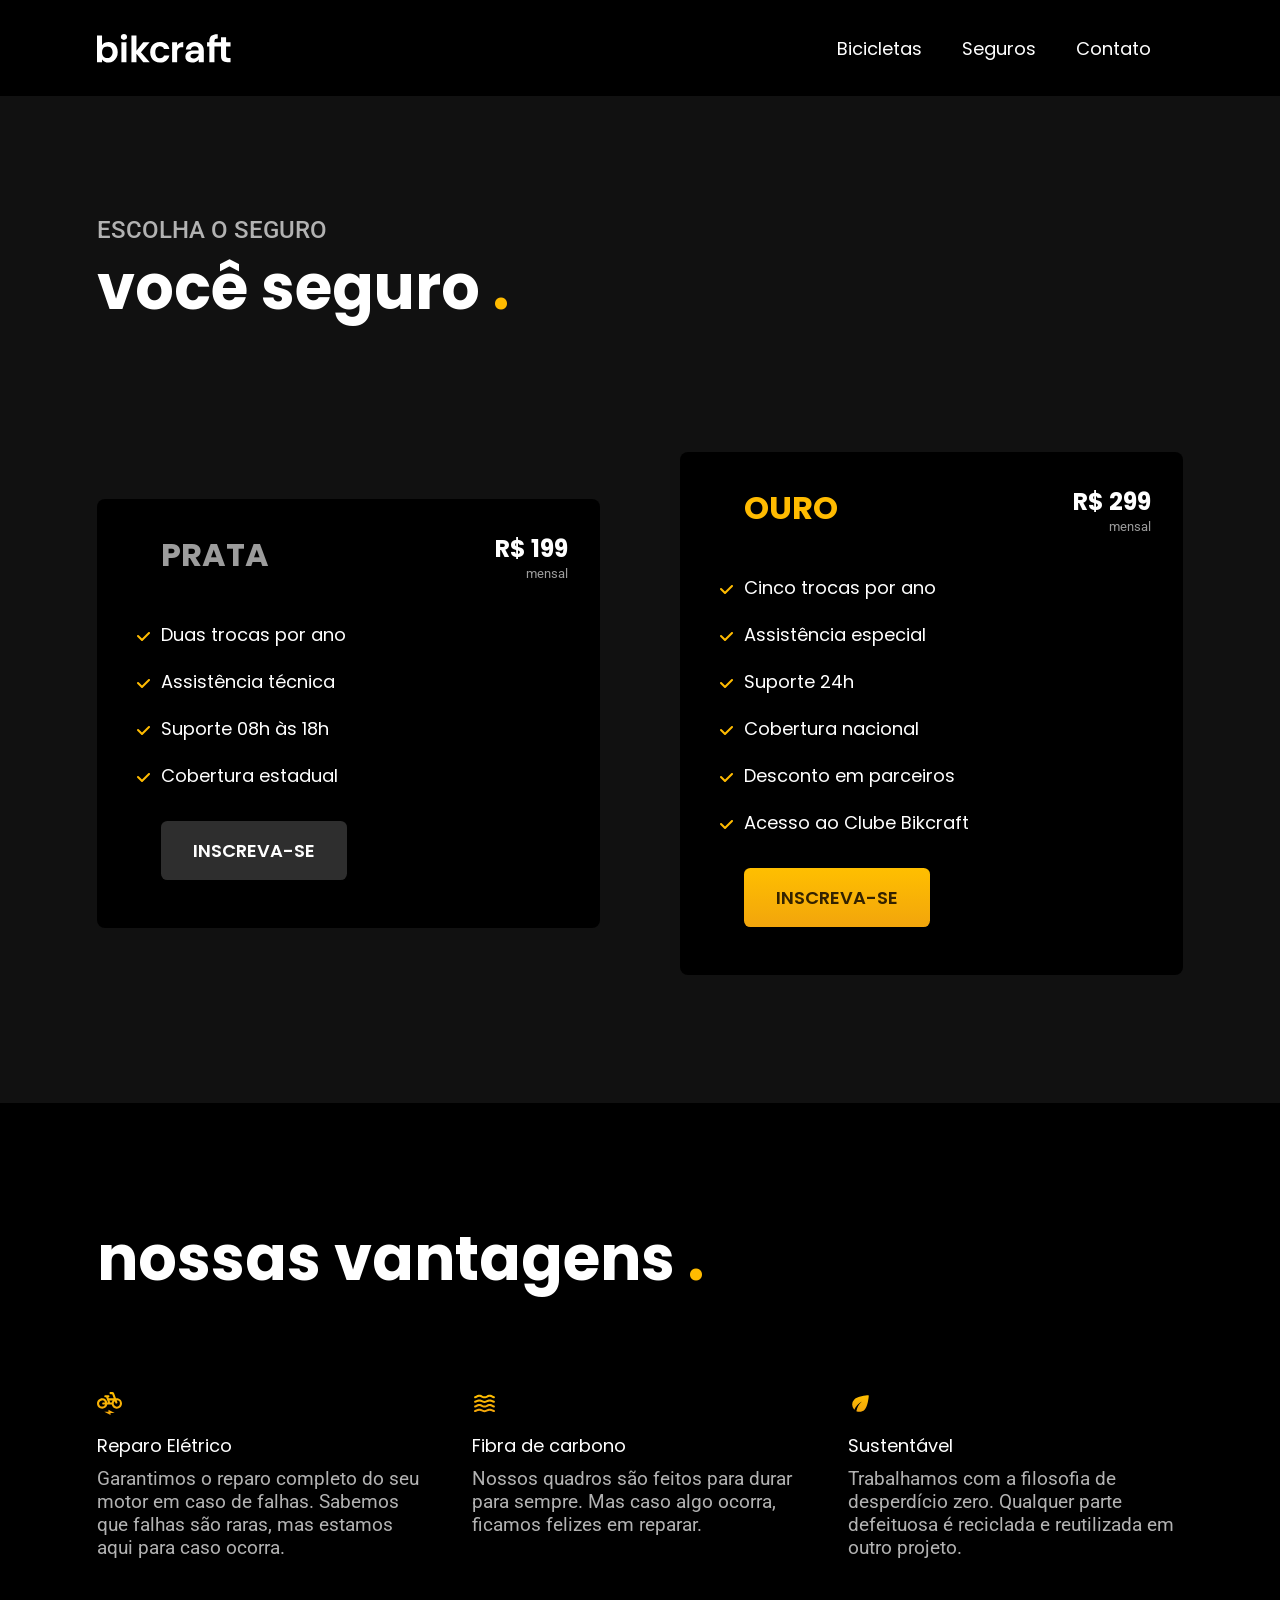
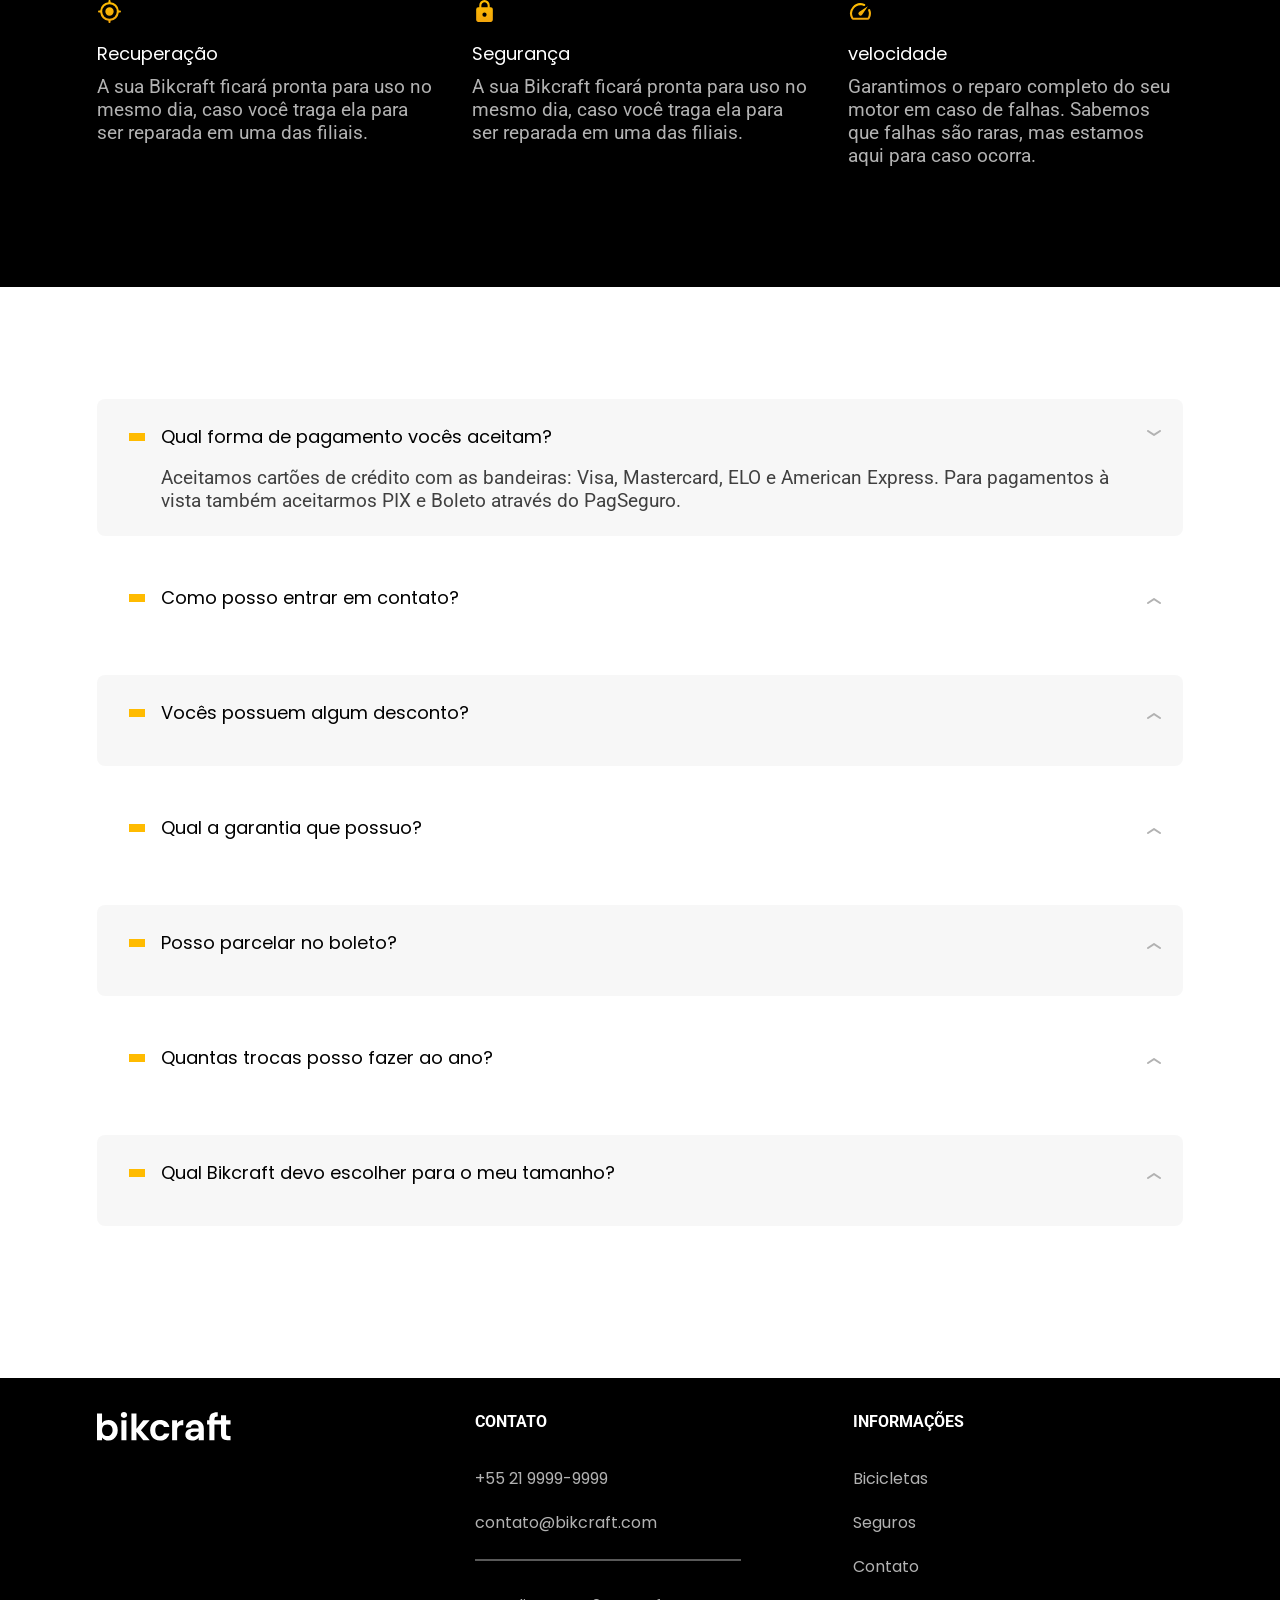
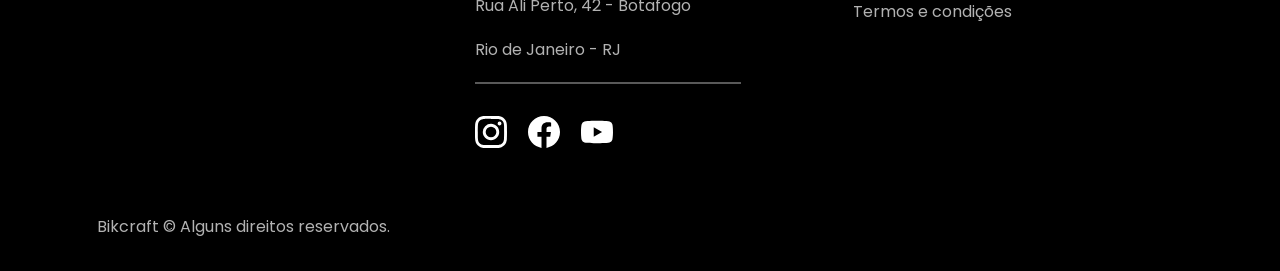
<file: bicicletasHtml/seguro.html>
<!DOCTYPE html>
<html lang="pt-br">

<head>
  <meta charset="UTF-8">
  <meta name="description" content="Bicicletas elétricas de alta precisão e qualidade, feitas sob medida para o cliente. Explore o mundo na sua velocidade com a Bikcraft.">
  <link rel="stylesheet" href="../css/style.css">
  <link rel="icon" href="../img/icones/eletrica.svg" type="image/SVG+XML">
  <meta name="viewport" content="width=device-width, initial-scale=1.0">
  <link rel="preconnect" href="https://fonts.googleapis.com">
  <link rel="preconnect" href="https://fonts.gstatic.com" crossorigin>
  <link href="https://fonts.googleapis.com/css2?family=Poppins:ital,wght@0,100;0,200;0,300;0,400;0,500;0,600;0,700;0,800;0,900;1,100;1,200;1,300;1,400;1,500;1,600;1,700;1,800;1,900&family=Roboto:ital,wght@0,100..900;1,100..900&display=swap" rel="stylesheet">
  <link href="https://fonts.googleapis.com/css2?family=Merriweather:ital,opsz,wght@0,18..144,300..900;1,18..144,300..900&display=swap" rel="stylesheet">
  <title>Bikcraft - Seguro</title>
</head>

<body>
  <header class="header-principal bg-dark">
    <div class="header-container  container">

      <a href="../index.html">
        <img src="../img/bikcraft.svg" alt="Logo bikcraft">
      </a>
      <nav aria-label="navegação primária">
        <ul class="lista-navegacao font-primaria">
          <li><a class="font-1-m" href="../bicicletasHtml/bicicletas.html">Bicicletas</a></li>
          <li><a class="font-1-m" href="../bicicletasHtml/seguro.html">Seguros</a></li>
          <li><a class="font-1-m" href="../bicicletasHtml/contato.html">Contato</a></li>
        </ul>
      </nav>
    </div>
  </header>
  <main class="bg-dark-02">
    <div class="container nossos-seguros">
      <p class="uppercase c-5 font-secundaria font-2-l-b  mb-2">Escolha o seguro</p>
      <h1 class="font-1-xxl font-primaria c-w">você seguro <span class="detalhe-dot">.</span></h1>
    </div>
    <article class="seguros bg-dark-02">
      <div class="container">
        <div class="container-seguro">
          <div class="seguro-item">
            <header class="topo-plano">
              <h3 class="plano-nivel font-primaria uppercase font-1-xl c-6">
                Prata
              </h3>
              <div>
                <p class="preco uppercase c-w font-primaria font-1-l bold">
                  R$ 199
                </p>
                <span class="font-secundaria c-6 font-2-xs pagamento-plano">mensal</span>
              </div>
            </header>
            <ul class="lista-beneficios font-primaria c-w">
              <li>Duas trocas por ano</li>
              <li>Assistência técnica</li>
              <li>Suporte 08h às 18h</li>
              <li>Cobertura estadual</li>
            </ul>
            <a class="uppercase btn-principal btn-seguro font-primaria" href="../bicicletasHtml/orcamento.html">Inscreva-se</a>
          </div>
          <div class="seguro-item">
            <header class="topo-plano">
              <h3 class="plano-nivel font-primaria uppercase font-1-xl c-p1">
                Ouro
              </h3>
              <div>

                <p class="preco uppercase c-w font-primaria font-1-l bold">
                  R$ 299
                </p>
                <span class="font-secundaria c-6 font-2-xs pagamento-plano">mensal</span>
              </div>
            </header>
            <ul class="lista-beneficios font-primaria c-w">
              <li>Cinco trocas por ano</li>
              <li>Assistência especial</li>
              <li>Suporte 24h</li>
              <li>Cobertura nacional</li>
              <li>Desconto em parceiros</li>
              <li>Acesso ao Clube Bikcraft</li>
            </ul>
            <a class="uppercase btn-principal o font-primaria" href="./orcamento.html">Inscreva-se</a>
          </div>
        </div>
      </div>
    </article>
  </main>
  <article class="bg-dark">
    <div class="container nossas-vantagens">
      <h2 class="font-1-xxl font-primaria mb-7 c-w">nossas vantagens <span class="detalhe-dot">.</span></h2>
    </div>
    <div class="container-card-vantagens container">
      <div class="card-vantagem-item">
        <h3 class="font-1-m c-w font-primaria reparo-vantagem mb-2">Reparo Elétrico</h3>
        <p class="c-5 font-secundaria font-2-m">Garantimos o reparo completo do seu motor em caso de falhas. Sabemos que falhas são raras, mas estamos aqui para caso ocorra.</p>
      </div>
      <div class="card-vantagem-item">
        <h3 class="font-1-m c-w font-primaria carbono-vantagem mb-2">Fibra de carbono</h3>
        <p class="c-5 font-secundaria font-2-m">Nossos quadros são feitos para durar para sempre. Mas caso algo ocorra, ficamos felizes em reparar.</p>
      </div>
      <div class="card-vantagem-item">
        <h3 class="font-1-m c-w font-primaria sustentavel-vantagem mb-2">Sustentável</h3>
        <p class="c-5 font-secundaria font-2-m">Trabalhamos com a filosofia de desperdício zero. Qualquer parte defeituosa é reciclada e reutilizada em outro projeto.</p>
      </div>
      <div class="card-vantagem-item">
        <h3 class="font-1-m c-w font-primaria recuperacao-vantagem mb-2">Recuperação</h3>
        <p class="c-5 font-secundaria font-2-m">A sua Bikcraft ficará pronta para uso no mesmo dia, caso você traga ela para ser reparada em uma das filiais.</p>
      </div>
      <div class="card-vantagem-item">
        <h3 class="font-1-m c-w font-primaria seguranca-vantagem mb-2">Segurança</h3>
        <p class="c-5 font-secundaria font-2-m">A sua Bikcraft ficará pronta para uso no mesmo dia, caso você traga ela para ser reparada em uma das filiais.</p>
      </div>
      <div class="card-vantagem-item">
        <h3 class="font-1-m c-w font-primaria rapidez-vantagem mb-2">velocidade</h3>
        <p class="c-5 font-secundaria font-2-m">Garantimos o reparo completo do seu motor em caso de falhas. Sabemos que falhas são raras, mas estamos aqui para caso ocorra.</p>
      </div>


    </div>
  </article>
  <section class="container perguntas-frequentes">
    <dl class="mb-4">
      <dt data-titulo-dt class="font-1-m-b font-primaria mb-3">Qual forma de pagamento vocês aceitam?</dt>
      <dd data-descricao-dd class="font-2-m font-secundaria c-9">Aceitamos cartões de crédito com as bandeiras: Visa, Mastercard, ELO e American Express. Para pagamentos à vista também aceitarmos PIX e Boleto através do PagSeguro.</dd>
    </dl>
    <dl class="mb-4">
      <dt data-titulo-dt class="font-1-m-b font-primaria mb-3">Como posso entrar em contato?</dt>
      <dd data-descricao-dd class="font-2-m font-secundaria c-9">Aceitamos cartões de crédito com as bandeiras: Visa, Mastercard, ELO e American Express. Para pagamentos à vista também aceitarmos PIX e Boleto através do PagSeguro.</dd>
    </dl>
    <dl class="mb-4">
      <dt data-titulo-dt class="font-1-m-b font-primaria mb-3">Vocês possuem algum desconto?</dt>
      <dd data-descricao-dd class="font-2-m font-secundaria c-9">Aceitamos cartões de crédito com as bandeiras: Visa, Mastercard, ELO e American Express. Para pagamentos à vista também aceitarmos PIX e Boleto através do PagSeguro.</dd>
    </dl>
    <dl class="mb-4">
      <dt data-titulo-dt class="font-1-m-b font-primaria mb-3">Qual a garantia que possuo?</dt>
      <dd data-descricao-dd class="font-2-m font-secundaria c-9">Aceitamos cartões de crédito com as bandeiras: Visa, Mastercard, ELO e American Express. Para pagamentos à vista também aceitarmos PIX e Boleto através do PagSeguro.</dd>
    </dl>
    <dl class="mb-4">
      <dt data-titulo-dt class="font-1-m-b font-primaria mb-3">Posso parcelar no boleto?</dt>
      <dd data-descricao-dd class="font-2-m font-secundaria c-9">Aceitamos cartões de crédito com as bandeiras: Visa, Mastercard, ELO e American Express. Para pagamentos à vista também aceitarmos PIX e Boleto através do PagSeguro.</dd>
    </dl>
    <dl class="mb-4">

      <dt data-titulo-dt class="font-1-m-b font-primaria mb-3">Quantas trocas posso fazer ao ano?</dt>
      <dd data-descricao-dd class="font-2-m font-secundaria c-9">Aceitamos cartões de crédito com as bandeiras: Visa, Mastercard, ELO e American Express. Para pagamentos à vista também aceitarmos PIX e Boleto através do PagSeguro.</dd>
    </dl>
    <dl class="mb-4">

      <dt data-titulo-dt class="font-1-m-b font-primaria mb-3">Qual Bikcraft devo escolher para o meu tamanho?</dt>
      <dd data-descricao-dd class="font-2-m font-secundaria c-9">Aceitamos cartões de crédito com as bandeiras: Visa, Mastercard, ELO e American Express. Para pagamentos à vista também aceitarmos PIX e Boleto através do PagSeguro.</dd>
    </dl>

  </section>
  <footer class="bg-dark">
    <div class="container footer">
      <a href="./index.html">
        <img src="../img/bikcraft.svg" alt="">
      </a>
      <div class="contato">
        <h3 class="uppercase font-secundaria font-2-s c-w mb-7">Contato</h3>

        <ul class="contato-lista c-5 font-primaria">
          <li>+55 21 9999-9999</li>
          <li>contato@bikcraft.com</li>
        </ul>
        <ul class="lista-endereco c-5 font-primaria">
          <li>Rua Ali Perto, 42 - Botafogo</li>
          <li>Rio de Janeiro - RJ</li>
        </ul>
        <ul class="lista-redes">
          <li><img src="../img/redes/instagram.svg" alt=""></li>
          <li><img src="../img/redes/facebook.svg" alt=""></li>
          <li><img src="../img/redes/youtube.svg" alt=""></li>
        </ul>
      </div>
      <div class="informacoes">
        <h3 class="uppercase font-secundaria font-2-s c-w mb-7">Informações</h3>
        <ul class="lista-links-info c-5 font-primaria">
          <li><a href="../bicicletasHtml/bicicletas.html">Bicicletas</a></li>
          <li><a href="../bicicletasHtml/seguro.html">Seguros</a></li>
          <li><a href="../bicicletasHtml/contato.html">Contato</a></li>
          <li><a href="../bicicletasHtml/termos.html">Termos e condições</a></li>
        </ul>
      </div>
      <p class="c-5 font-2-s font-primaria copyright">Bikcraft © Alguns direitos reservados.</p>
    </div>
  </footer>
  <script type="module" src="../js/script.js"></script>
</body>

</html>
</file>
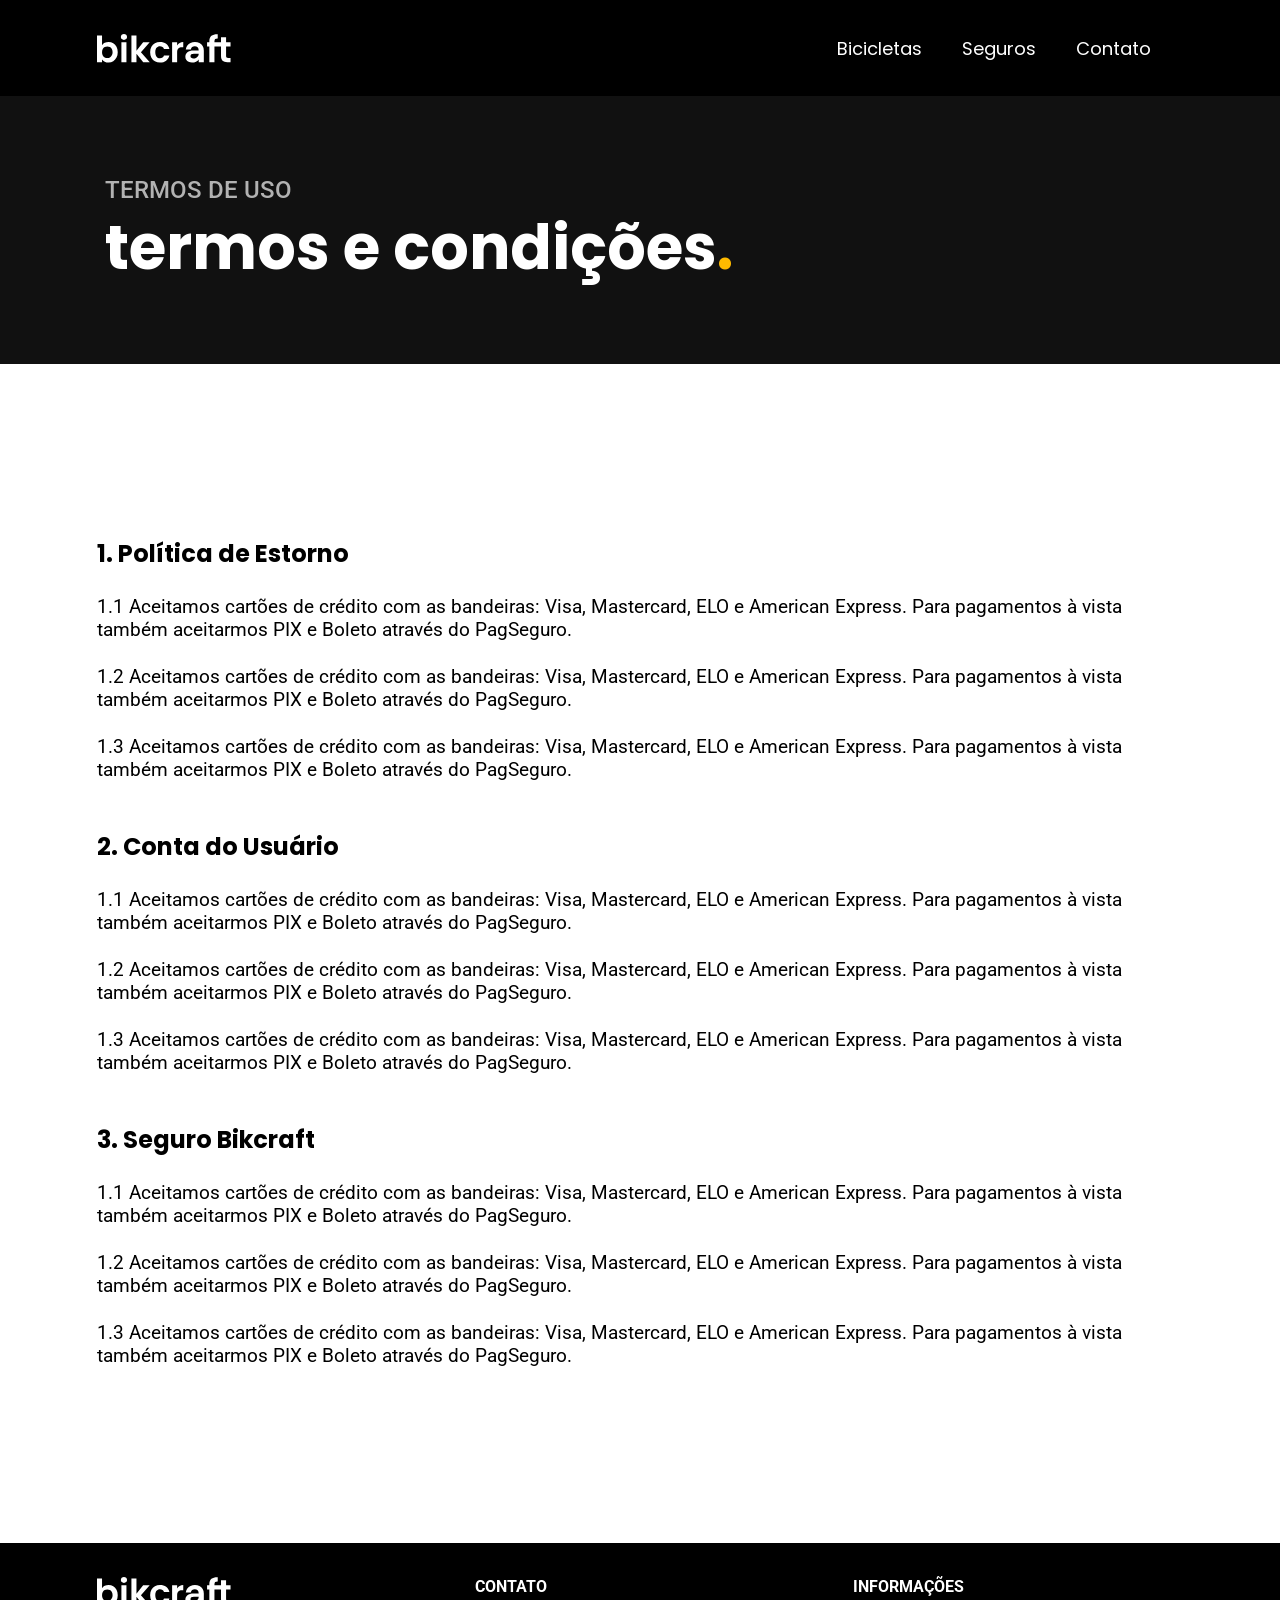
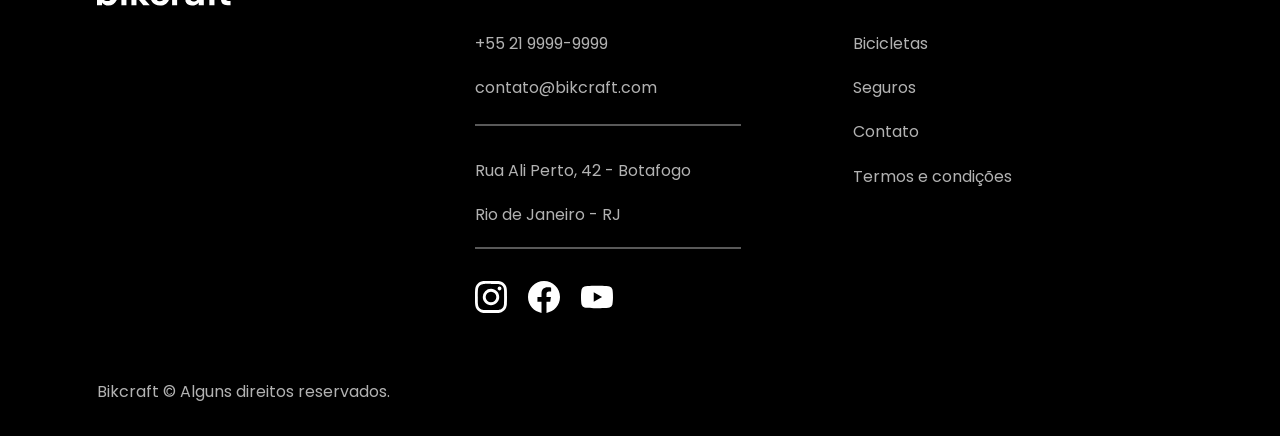
<file: bicicletasHtml/termos.html>
<!DOCTYPE html>
<html lang="pt-br">

<head>
  <meta charset="UTF-8">
  <meta name="description" content="Bicicletas elétricas de alta precisão e qualidade, feitas sob medida para o cliente. Explore o mundo na sua velocidade com a Bikcraft.">
  <link rel="stylesheet" href="../css/style.css">
  <link rel="icon" href="../img/icones/eletrica.svg" type="image/SVG+XML">
  <meta name="viewport" content="width=device-width, initial-scale=1.0">
  <link rel="preconnect" href="https://fonts.googleapis.com">
  <link rel="preconnect" href="https://fonts.gstatic.com" crossorigin>
  <link href="https://fonts.googleapis.com/css2?family=Poppins:ital,wght@0,100;0,200;0,300;0,400;0,500;0,600;0,700;0,800;0,900;1,100;1,200;1,300;1,400;1,500;1,600;1,700;1,800;1,900&family=Roboto:ital,wght@0,100..900;1,100..900&display=swap" rel="stylesheet">
  <link href="https://fonts.googleapis.com/css2?family=Merriweather:ital,opsz,wght@0,18..144,300..900;1,18..144,300..900&display=swap" rel="stylesheet">
  <title>Bikcraft - Termos</title>
</head>

<body>
  <header class="header-principal bg-dark">
    <div class="header-container  container">

      <a href="../index.html">
        <img src="../img/bikcraft.svg" alt="Logo bikcraft">
      </a>
      <nav aria-label="navegação primária">
        <ul class="lista-navegacao font-primaria">
          <li><a class="font-1-m" href="../bicicletasHtml/bicicletas.html">Bicicletas</a></li>
          <li><a class="font-1-m" href="../bicicletasHtml/seguro.html">Seguros</a></li>
          <li><a class="font-1-m" href="../bicicletasHtml/contato.html">Contato</a></li>
        </ul>
      </nav>
    </div>
  </header>
  <main class="bg-dark-02 mb-14">
    <div class="container nossos-termos">
      <p class="uppercase c-5 font-secundaria font-2-l-b  mb-2">Termos de uso</p>
      <h1 class="font-1-xxl font-primaria c-w">termos e condições<span class="detalhe-dot">.</span></h1>
    </div>
  </main>
  <article class="container termos-condicoes">
    <h2 class="font-1-l font-primaria mb-4">1. Política de Estorno</h2>
    <ul class="font-secundaria font-2-m">
      <li class="mb-4">
        1.1 Aceitamos cartões de crédito com as bandeiras: Visa, Mastercard, ELO e American Express. Para pagamentos à vista também aceitarmos PIX e Boleto através do PagSeguro.
      </li>
      <li class="mb-4">
        1.2 Aceitamos cartões de crédito com as bandeiras: Visa, Mastercard, ELO e American Express. Para pagamentos à vista também aceitarmos PIX e Boleto através do PagSeguro.
      </li>
      <li class="mb-4">
        1.3 Aceitamos cartões de crédito com as bandeiras: Visa, Mastercard, ELO e American Express. Para pagamentos à vista também aceitarmos PIX e Boleto através do PagSeguro.
      </li>
    </ul>
    <h2 class="font-1-l font-primaria mb-4"> 2. Conta do Usuário</h2>
    <ul class="font-secundaria font-2-m">
      <li class="mb-4">
        1.1 Aceitamos cartões de crédito com as bandeiras: Visa, Mastercard, ELO e American Express. Para pagamentos à vista também aceitarmos PIX e Boleto através do PagSeguro.
      </li>
      <li class="mb-4">
        1.2 Aceitamos cartões de crédito com as bandeiras: Visa, Mastercard, ELO e American Express. Para pagamentos à vista também aceitarmos PIX e Boleto através do PagSeguro.
      </li>
      <li class="mb-4">
        1.3 Aceitamos cartões de crédito com as bandeiras: Visa, Mastercard, ELO e American Express. Para pagamentos à vista também aceitarmos PIX e Boleto através do PagSeguro.
      </li>
    </ul>
    <h2 class="font-1-l font-primaria mb-4">3. Seguro Bikcraft</h2>
    <ul class="font-secundaria font-2-m">
      <li class="mb-4">
        1.1 Aceitamos cartões de crédito com as bandeiras: Visa, Mastercard, ELO e American Express. Para pagamentos à vista também aceitarmos PIX e Boleto através do PagSeguro.
      </li>
      <li class="mb-4">
        1.2 Aceitamos cartões de crédito com as bandeiras: Visa, Mastercard, ELO e American Express. Para pagamentos à vista também aceitarmos PIX e Boleto através do PagSeguro.
      </li>
      <li class="mb-4">
        1.3 Aceitamos cartões de crédito com as bandeiras: Visa, Mastercard, ELO e American Express. Para pagamentos à vista também aceitarmos PIX e Boleto através do PagSeguro.
      </li>
    </ul>
  </article>
  <footer class="bg-dark">
    <div class="container footer">
      <a href="./index.html">
        <img src="../img/bikcraft.svg" alt="">
      </a>
      <div class="contato">
        <h3 class="uppercase font-secundaria font-2-s c-w mb-7">Contato</h3>

        <ul class="contato-lista c-5 font-primaria">
          <li>+55 21 9999-9999</li>
          <li>contato@bikcraft.com</li>
        </ul>
        <ul class="lista-endereco c-5 font-primaria">
          <li>Rua Ali Perto, 42 - Botafogo</li>
          <li>Rio de Janeiro - RJ</li>
        </ul>
        <ul class="lista-redes">
          <li><img src="../img/redes/instagram.svg" alt=""></li>
          <li><img src="../img/redes/facebook.svg" alt=""></li>
          <li><img src="../img/redes/youtube.svg" alt=""></li>
        </ul>
      </div>
      <div class="informacoes">
        <h3 class="uppercase font-secundaria font-2-s c-w mb-7">Informações</h3>
        <ul class="lista-links-info c-5 font-primaria">
          <li><a href="../bicicletasHtml/bicicletas.html">Bicicletas</a></li>
          <li><a href="../bicicletasHtml/seguro.html">Seguros</a></li>
          <li><a href="../bicicletasHtml/contato.html">Contato</a></li>
          <li><a href="../bicicletasHtml/termos.html">Termos e condições</a></li>
        </ul>
      </div>
      <p class="c-5 font-2-s font-primaria copyright">Bikcraft © Alguns direitos reservados.</p>
    </div>
  </footer>
</body>

</html>
</file>
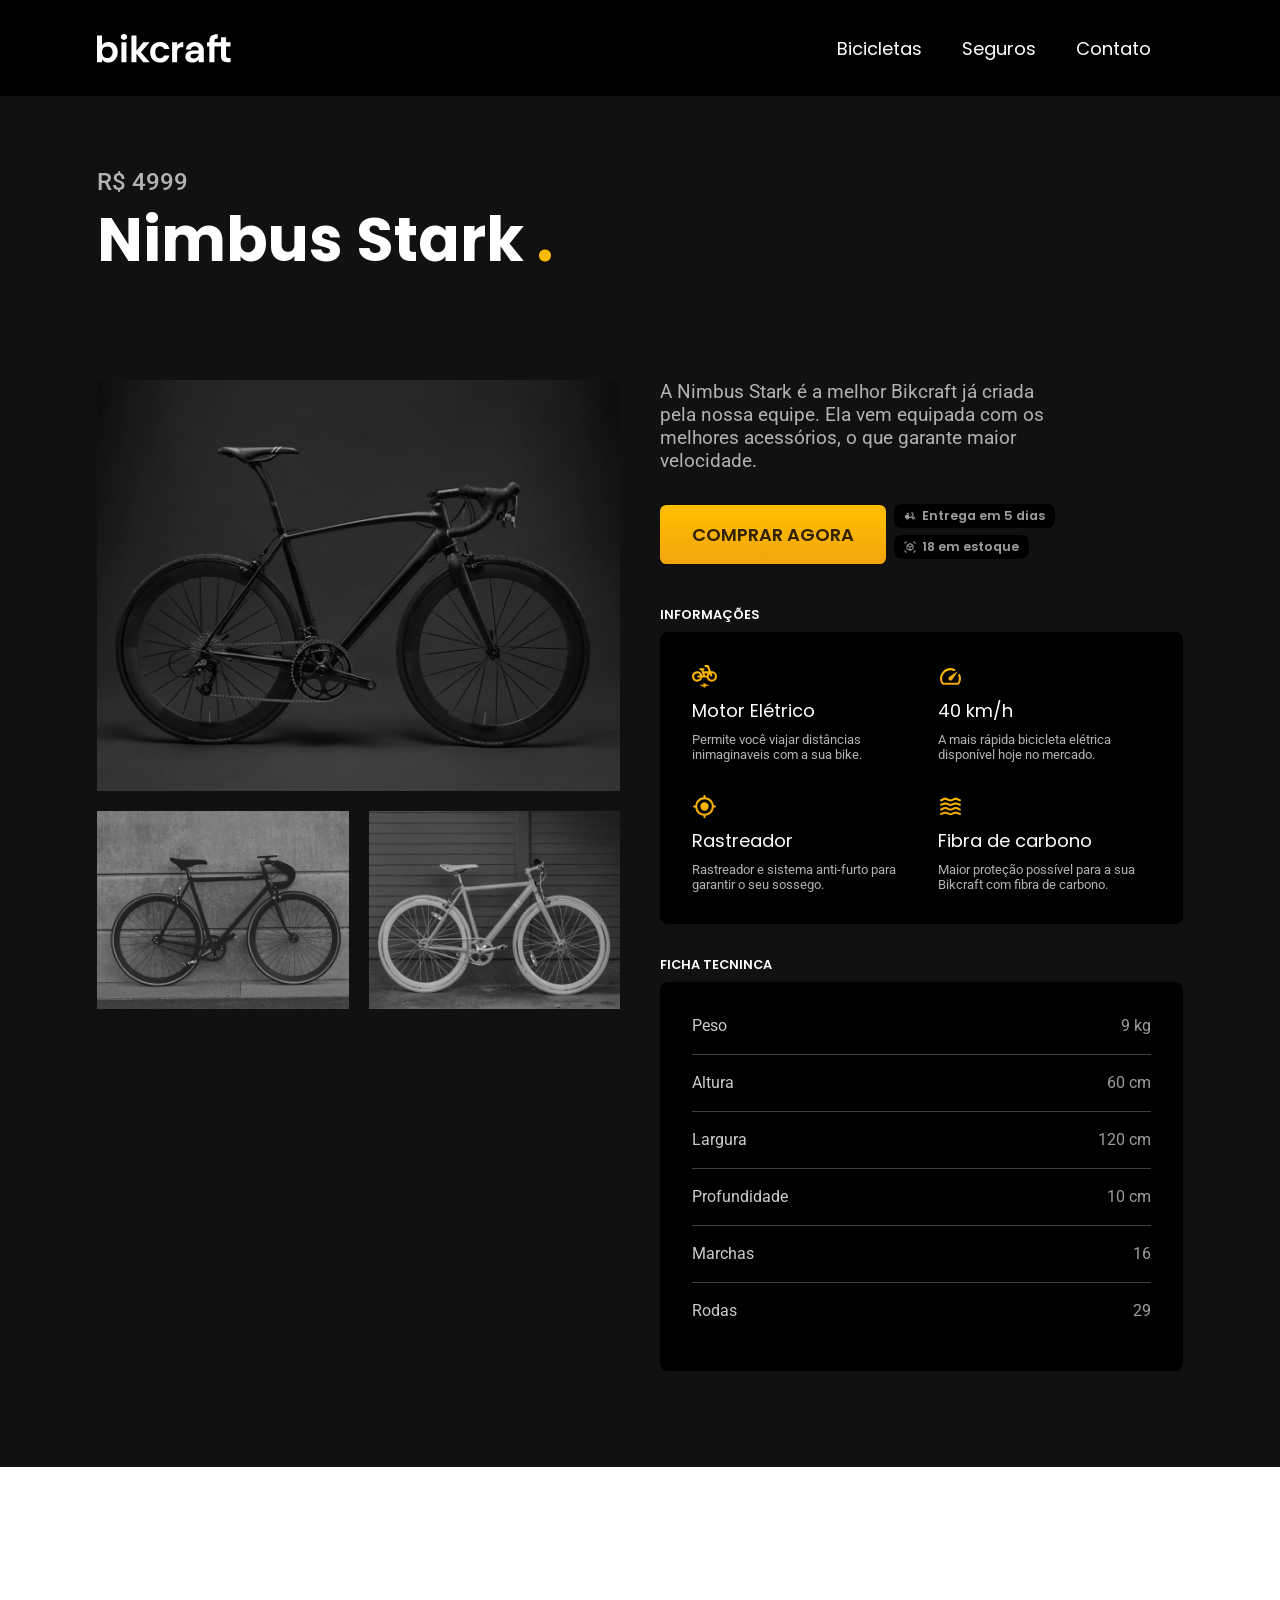
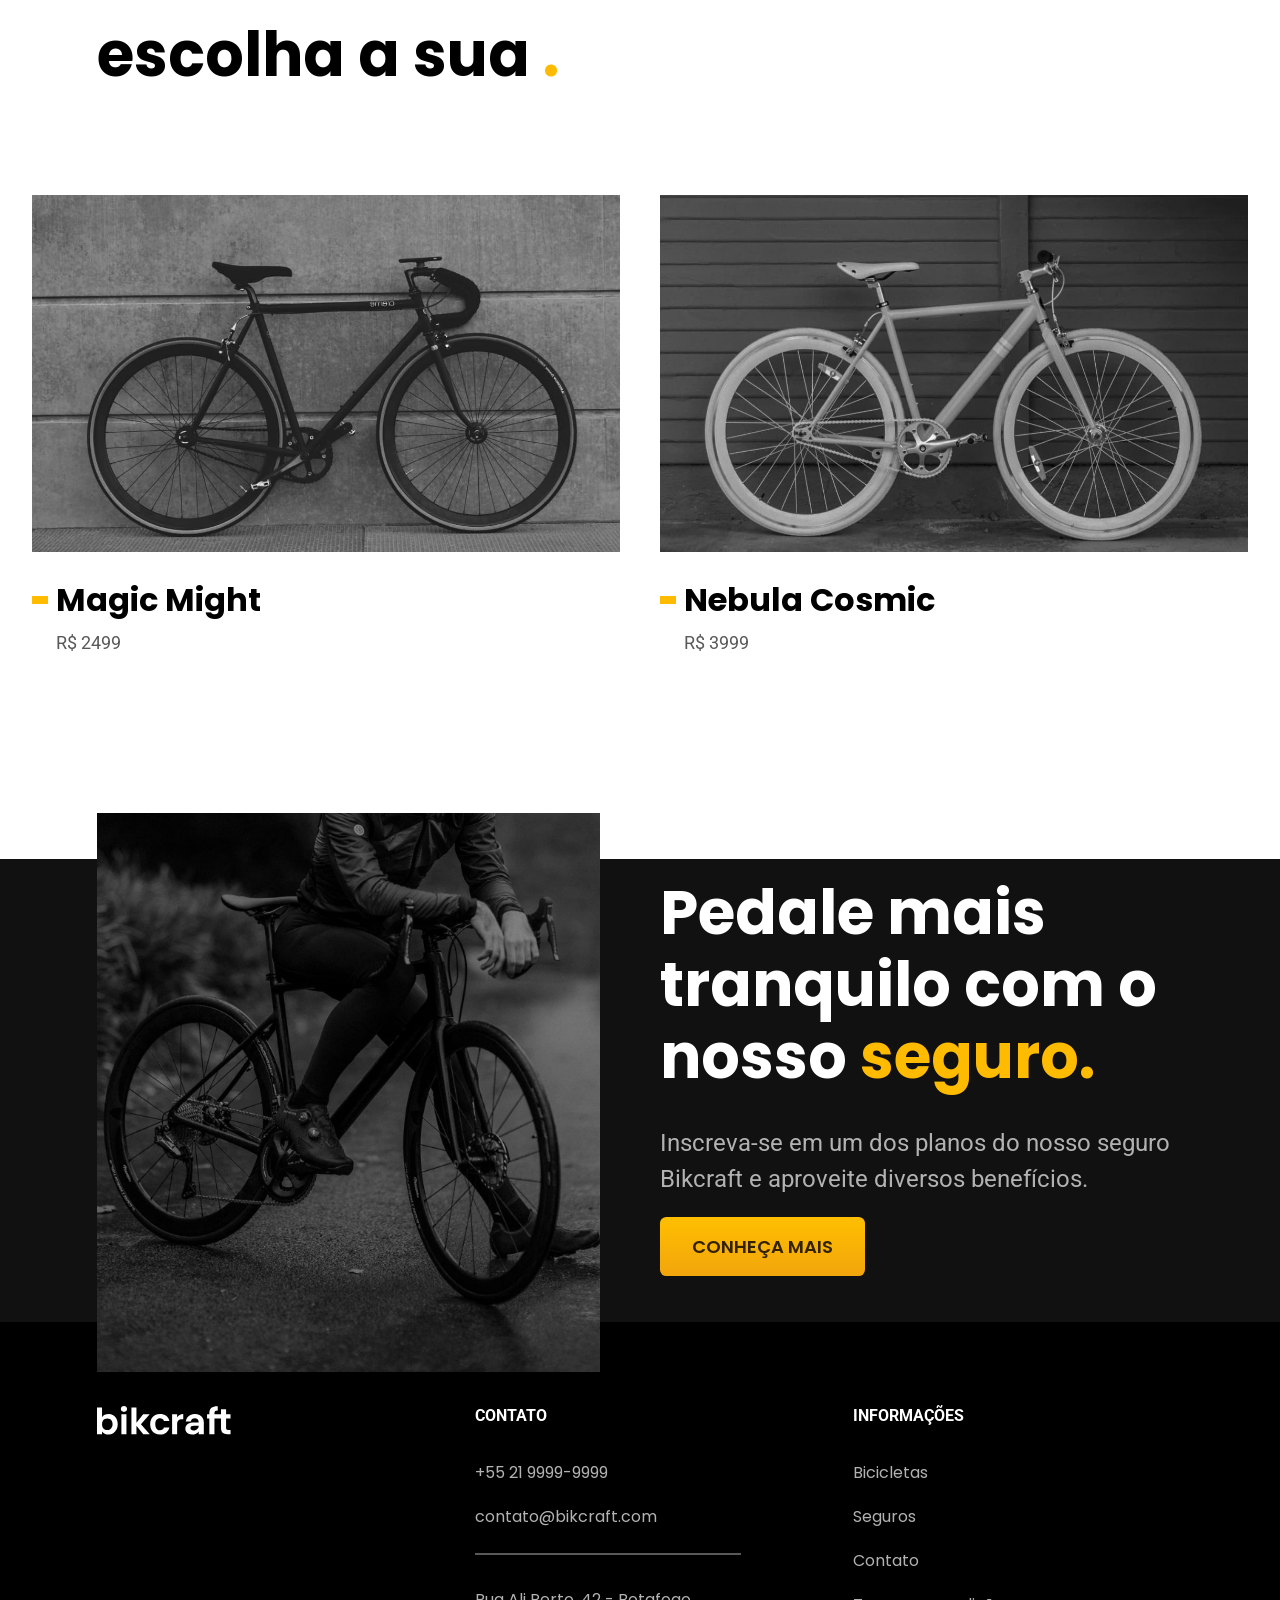
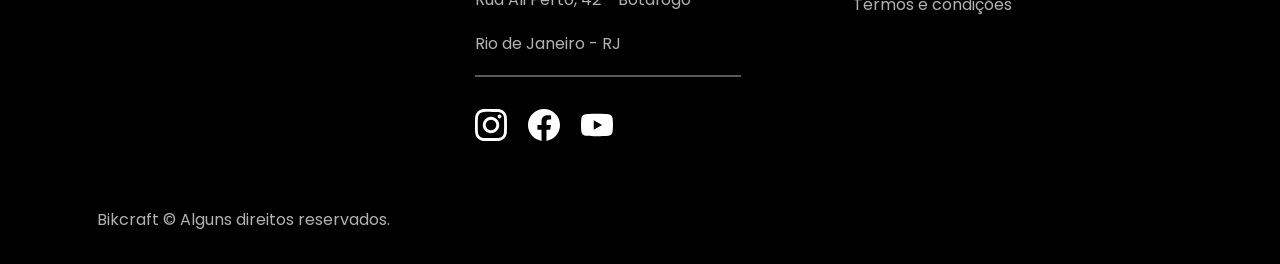
<file: bicicletasHtml/interna/bicicleta.html>
<!DOCTYPE html>
<html lang="pt-br">

<head>
  <meta charset="UTF-8">
  <meta name="description" content="Bicicletas elétricas de alta precisão e qualidade, feitas sob medida para o cliente. Explore o mundo na sua velocidade com a Bikcraft.">
  <link rel="stylesheet" href="../../css/style.css">
  <link rel="icon" href="../../img/icones/eletrica.svg" type="image/SVG+XML">
  <meta name="viewport" content="width=device-width, initial-scale=1.0">
  <link rel="preconnect" href="https://fonts.googleapis.com">
  <link rel="preconnect" href="https://fonts.gstatic.com" crossorigin>
  <link href="https://fonts.googleapis.com/css2?family=Poppins:ital,wght@0,100;0,200;0,300;0,400;0,500;0,600;0,700;0,800;0,900;1,100;1,200;1,300;1,400;1,500;1,600;1,700;1,800;1,900&family=Roboto:ital,wght@0,100..900;1,100..900&display=swap" rel="stylesheet">
  <link href="https://fonts.googleapis.com/css2?family=Merriweather:ital,opsz,wght@0,18..144,300..900;1,18..144,300..900&display=swap" rel="stylesheet">
  <title>Bikcraft - Bicicleta</title>
</head>

<body>
  <header class="header-principal bg-dark">
    <div class="header-container  container">

      <a href="../../index.html">
        <img src="../../img/bikcraft.svg" alt="Logo bikcraft">
      </a>
      <nav aria-label="navegação primária">
        <ul class="lista-navegacao font-primaria">
          <li><a class="font-1-m" href="../bicicletas.html">Bicicletas</a></li>
          <li><a class="font-1-m" href="../seguro.html">Seguros</a></li>
          <li><a class="font-1-m" href="../contato.html">Contato</a></li>
        </ul>
      </nav>
    </div>
  </header>
  <main aria-label="bicicleta escolha" class="bg-dark-02">
    <div class="container bicicleta-interna-container">
      <p class="uppercase c-5 font-secundaria font-2-l-b  mb-2">R$ 4999</p>
      <h1 class="font-primaria font-1-xxl c-w mb-9">Nimbus Stark <span class="detalhe-dot">.</span></h1>
    </div>
    <div class="container-bicicleta-grid container">
      <div class="bicicleta-img">
        <img src="../../img/bicicleta/nimbus1.jpg" alt="Bicicleta nimbus stark">
        <div class="bicicleta-img-grid">
          <img src="../../img/bicicleta/nimbus2.jpg" alt="Bicicleta magic might">
          <img class="grid-cl-2" src="../../img/bicicleta/nimbus3.jpg" alt="Bicicleta nebula cosmic">
        </div>
      </div>
      <div class="conteudo-bicicleta">
        <p class="c-5 font-secundaria font-2-m mb-7">A Nimbus Stark é a melhor Bikcraft já criada pela nossa equipe. Ela vem equipada com os melhores acessórios, o que garante maior velocidade.</p>
        <div class="btn-grid mb-9">
          <a href="../orcamento.html" class="btn-principal uppercase font-primaria">comprar agora</a>
          <ul class="lista-entrega-info c-6 font-1-s font-primaria">
            <li class="icone-entrega">Entrega em 5 dias</li>
            <li class="icone-estoque">18 em estoque</li>
          </ul>
        </div>
        <div class="info-card mb-7">
          <h3 class="c-w font-primaria uppercase font-1-s mb-2">Informações</h3>
          <div class="card-bicicleta-info bg-dark">
            <div class="card-info-item eletrico-info-card">
              <h3 class="c-w font-1-m font-primaria mb-2 eletrico-info-card-icone">Motor Elétrico</h3>
              <p class="font-secundaria font-2-xs c-5">Permite você viajar distâncias inimaginaveis com a sua bike.</p>
            </div>
            <div class="card-info-item eletrico-info-card">
              <h3 class="c-w font-1-m font-primaria mb-2 velocidade-info-card-icone">40 km/h</h3>
              <p class="font-secundaria font-2-xs c-5">A mais rápida bicicleta elétrica disponível hoje no mercado.</p>
            </div>
            <div class="card-info-item eletrico-info-card ">
              <h3 class="c-w font-1-m font-primaria mb-2 rastreador-info-card-icone">Rastreador</h3>
              <p class="font-secundaria font-2-xs c-5">Rastreador e sistema anti-furto para garantir o seu sossego.</p>
            </div>
            <div class="card-info-item eletrico-info-card">
              <h3 class="c-w font-1-m font-primaria mb-2 fibra-info-card-icone">Fibra de carbono</h3>
              <p class="font-secundaria font-2-xs c-5">Maior proteção possível para a sua Bikcraft com fibra de carbono.</p>
            </div>
          </div>
        </div>
        <div class="ficha-tecninca">
          <h3 class="c-w font-primaria uppercase font-1-s mb-2">Ficha tecninca</h3>
          <ul class="lista-ficha-tecnica font-2-s font-secundaria bg-dark">
            <li>
              <span class="c-4">Peso</span>
              <span class="c-6">9 kg</span>
            </li>
            <li>
              <span class="c-4">Altura</span>
              <span class="c-6">60 cm</span>
            </li>
            <li>
              <span class="c-4">Largura</span>
              <span class="c-6">120 cm</span>
            </li>
            <li>
              <span class="c-4">Profundidade</span>
              <span class="c-6">10 cm</span>
            </li>
            <li>
              <span class="c-4">Marchas</span>
              <span class="c-6">16</span>
            </li>
            <li>
              <span class="c-4">Rodas</span>
              <span class="c-6">29</span>
            </li>
          </ul>
        </div>
      </div>
    </div>
  </main>
  <article aria-label="Nossasb icicletas" class="escolha ">
    <div class="container">
      <h2 class="font-1-xxl mb-9 font-primaria">escolha a sua <span class="detalhe-dot">.</span></h2>
    </div>
    <ul class="lista-escolha">
      <li class="escolha-item">
        <a href="#">
          <img class="mb-4" src="../../img/bicicletas/magic.jpg" alt="Bicicleta magic might">
          <h3 class="font-1-xl font-primaria detalhe-before mb-2">Magic Might</h3>
          <p class="font-1-m font-secundaria">R$ 2499</p>
        </a>
      </li>

      <li class="escolha-item">
        <a href="#">
          <img class="mb-4" src="../../img/bicicletas/nebula.jpg" alt="Bicicleta magic might">
          <h3 class="font-1-xl font-primaria detalhe-before mb-2">Nebula Cosmic</h3>
          <p class="font-1-m font-secundaria">R$ 3999</p>
        </a>
      </li>
    </ul>
  </article>
  <article aria-labelledby="pedalecomseguranca" class="bg-dark-02 box-shadow-seguranca">
    <div class="container seguranca-container">

      <img src="../../img/fotos/seguros.jpg" alt="homem em uma bicicleta">
      <div class="conteudo-seguro-interna">
        <h2 class="font-1-xxl c-w font-primaria mb-7">Pedale mais
          tranquilo com
          o nosso <span class="detalhe-dot"> seguro.</span></h2>
        <p class="font-secundaria c-5 font-2-l mb-5">Inscreva-se em um dos planos do nosso seguro Bikcraft e aproveite diversos benefícios.</p>
        <a href="../orcamento.html" class="btn-principal uppercase font-primaria">Conheça mais</a>
      </div>
    </div>
  </article>
  <footer class="bg-dark">
    <div class="container footer">
      <a href="../../index.html">
        <img src="../../img/bikcraft.svg" alt="">
      </a>
      <div class="contato">
        <h3 class="uppercase font-secundaria font-2-s c-w mb-7">Contato</h3>

        <ul class="contato-lista c-5 font-primaria">
          <li>+55 21 9999-9999</li>
          <li>contato@bikcraft.com</li>
        </ul>
        <ul class="lista-endereco c-5 font-primaria">
          <li>Rua Ali Perto, 42 - Botafogo</li>
          <li>Rio de Janeiro - RJ</li>
        </ul>
        <ul class="lista-redes">
          <li><img src="../../img/redes/instagram.svg" alt=""></li>
          <li><img src="../../img/redes/facebook.svg" alt=""></li>
          <li><img src="../../img/redes/youtube.svg" alt=""></li>
        </ul>
      </div>
      <div class="informacoes">
        <h3 class="uppercase font-secundaria font-2-s c-w mb-7">Informações</h3>
        <ul class="lista-links-info c-5 font-primaria">
          <li><a href="../bicicletas.html">Bicicletas</a></li>
          <li><a href="../seguro.html">Seguros</a></li>
          <li><a href="../contato.html">Contato</a></li>
          <li><a href="../termos.html">Termos e condições</a></li>
        </ul>
      </div>
      <p class="c-5  font-2-s font-primaria copyright">Bikcraft © Alguns direitos reservados.</p>
    </div>
  </footer>
</body>

</html>
</file>
<file: css/style.css>
@import url("./guiaEstilos.css");
@import url("./reset.css");
@import url("./global.css");
@import url("./header.css");
@import url("./main.css");
@import url("./escolha.css");
@import url("./tecnlogia.css");
@import url("./parceiros.css");
@import url("./depoimento.css");
@import url("./seguro.css");
@import url("./footer.css");
@import url("../css/bicicletas/bicicletas.css");
@import url("../css/bicicletas/interna/interna.css");
@import url("../css/seguroPage/seguroVantagens.css");
@import url("../css/seguroPage/perguntas.css");
@import url("../css/contato/contato.css");
@import url("../css/formulario/formulario.css");
@import url("../css/contato/localizacao.css");
@import url("../css/orcamento/orcamento.css");
@import url("../css/termos/termos.css");
@import url("../css/interatividade/faqClick.css");
@import url("../css/interatividade/orcamento.css");
</file>
